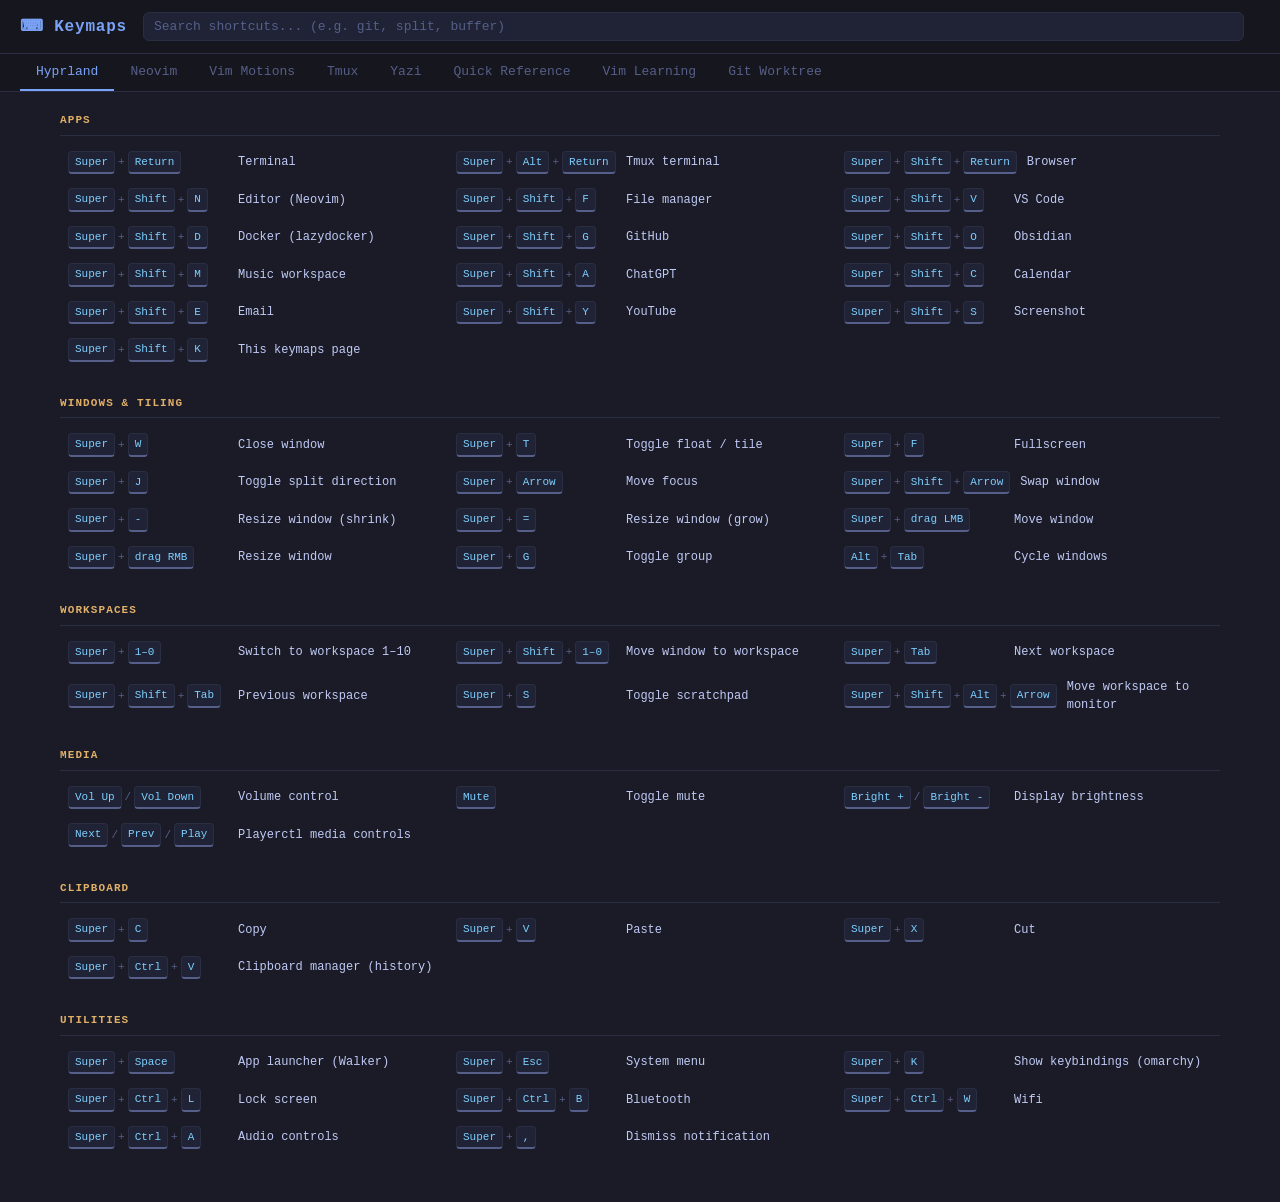
<file: config-home/.local/share/keymaps/index.html>
<!DOCTYPE html>
<html lang="en">
<head>
<meta charset="UTF-8">
<meta name="viewport" content="width=device-width, initial-scale=1.0">
<title>Keymaps Reference</title>
<style>
  :root {
    --bg: #1a1b26;
    --bg2: #16161e;
    --bg3: #1f2335;
    --border: #292e42;
    --fg: #c0caf5;
    --fg-dim: #565f89;
    --blue: #7aa2f7;
    --cyan: #7dcfff;
    --green: #9ece6a;
    --yellow: #e0af68;
    --orange: #ff9e64;
    --red: #f7768e;
    --purple: #bb9af7;
    --magenta: #bb9af7;
    --highlight: #2d3f6b;
  }

  * { box-sizing: border-box; margin: 0; padding: 0; }

  body {
    background: var(--bg);
    color: var(--fg);
    font-family: 'JetBrains Mono', 'Fira Code', 'Cascadia Code', monospace;
    font-size: 13px;
    line-height: 1.5;
    min-height: 100vh;
  }

  header {
    background: var(--bg2);
    border-bottom: 1px solid var(--border);
    padding: 12px 20px;
    position: sticky;
    top: 0;
    z-index: 100;
    display: flex;
    align-items: center;
    gap: 16px;
    flex-wrap: wrap;
  }

  header h1 {
    font-size: 16px;
    color: var(--blue);
    white-space: nowrap;
    letter-spacing: 0.05em;
  }

  #search {
    flex: 1;
    min-width: 200px;
    background: var(--bg3);
    border: 1px solid var(--border);
    border-radius: 6px;
    color: var(--fg);
    padding: 6px 10px;
    font-family: inherit;
    font-size: 13px;
    outline: none;
    transition: border-color 0.15s;
  }

  #search:focus { border-color: var(--blue); }
  #search::placeholder { color: var(--fg-dim); }

  #search-count {
    color: var(--fg-dim);
    font-size: 12px;
    white-space: nowrap;
  }

  nav {
    background: var(--bg2);
    border-bottom: 1px solid var(--border);
    padding: 0 20px;
    display: flex;
    gap: 0;
    overflow-x: auto;
  }

  .tab-btn {
    background: none;
    border: none;
    border-bottom: 2px solid transparent;
    color: var(--fg-dim);
    cursor: pointer;
    font-family: inherit;
    font-size: 13px;
    padding: 10px 16px;
    transition: color 0.15s, border-color 0.15s;
    white-space: nowrap;
  }

  .tab-btn:hover { color: var(--fg); }
  .tab-btn.active { color: var(--blue); border-bottom-color: var(--blue); }

  main { padding: 20px; max-width: 1200px; margin: 0 auto; }

  .tab-panel { display: none; }
  .tab-panel.active { display: block; }

  .section {
    margin-bottom: 28px;
  }

  .section-title {
    color: var(--yellow);
    font-size: 11px;
    font-weight: bold;
    letter-spacing: 0.1em;
    text-transform: uppercase;
    margin-bottom: 10px;
    padding-bottom: 6px;
    border-bottom: 1px solid var(--border);
  }

  .keymaps-grid {
    display: grid;
    grid-template-columns: repeat(auto-fill, minmax(380px, 1fr));
    gap: 4px;
  }

  .keymap-row {
    display: flex;
    align-items: center;
    gap: 10px;
    padding: 5px 8px;
    border-radius: 4px;
    transition: background 0.1s;
    cursor: pointer;
  }

  .keymap-row:hover { background: var(--bg3); }

  .keymap-row.hidden { display: none; }

  .keys {
    display: flex;
    align-items: center;
    gap: 3px;
    flex-shrink: 0;
    min-width: 160px;
  }

  kbd {
    background: var(--bg3);
    border: 1px solid var(--border);
    border-bottom: 2px solid var(--fg-dim);
    border-radius: 4px;
    color: var(--cyan);
    font-family: inherit;
    font-size: 11px;
    padding: 2px 6px;
    white-space: nowrap;
    transition: background 0.1s;
    user-select: none;
  }

  .keymap-row:hover kbd { background: var(--highlight); }

  .sep {
    color: var(--fg-dim);
    font-size: 11px;
  }

  .desc {
    color: var(--fg);
    flex: 1;
    font-size: 12px;
  }

  .desc em {
    color: var(--fg-dim);
    font-style: normal;
    font-size: 11px;
  }

  .copied-toast {
    position: fixed;
    bottom: 20px;
    right: 20px;
    background: var(--green);
    color: var(--bg);
    padding: 8px 14px;
    border-radius: 6px;
    font-size: 12px;
    opacity: 0;
    transition: opacity 0.2s;
    pointer-events: none;
    z-index: 999;
  }

  .copied-toast.show { opacity: 1; }

  mark {
    background: var(--yellow);
    color: var(--bg);
    border-radius: 2px;
    padding: 0 1px;
  }

  .no-results {
    color: var(--fg-dim);
    text-align: center;
    padding: 40px;
    display: none;
  }

  .no-results.show { display: block; }

  .leader-note {
    background: var(--bg3);
    border: 1px solid var(--border);
    border-left: 3px solid var(--purple);
    border-radius: 4px;
    color: var(--fg-dim);
    font-size: 12px;
    margin-bottom: 16px;
    padding: 8px 12px;
  }

  .leader-note strong { color: var(--purple); }

  @media (max-width: 600px) {
    .keymaps-grid { grid-template-columns: 1fr; }
    .keys { min-width: 120px; }
  }
</style>
</head>
<body>

<header>
  <h1>⌨ Keymaps</h1>
  <input type="search" id="search" placeholder="Search shortcuts... (e.g. git, split, buffer)" autocomplete="off" spellcheck="false">
  <span id="search-count"></span>
</header>

<nav>
  <button class="tab-btn active" data-tab="hyprland">Hyprland</button>
  <button class="tab-btn" data-tab="neovim">Neovim</button>
  <button class="tab-btn" data-tab="vimmotions">Vim Motions</button>
  <button class="tab-btn" data-tab="tmux">Tmux</button>
  <button class="tab-btn" data-tab="yazi">Yazi</button>
  <button class="tab-btn" data-tab="quick">Quick Reference</button>
  <button class="tab-btn" data-tab="vimlearn">Vim Learning</button>
  <button class="tab-btn" data-tab="gitworktree">Git Worktree</button>
</nav>

<main>

<!-- HYPRLAND TAB -->
<div class="tab-panel active" id="tab-hyprland">

  <div class="section">
    <div class="section-title">Apps</div>
    <div class="keymaps-grid">
      <div class="keymap-row" data-keys="Super Return"><div class="keys"><kbd>Super</kbd><span class="sep">+</span><kbd>Return</kbd></div><div class="desc">Terminal</div></div>
      <div class="keymap-row" data-keys="Super Alt Return"><div class="keys"><kbd>Super</kbd><span class="sep">+</span><kbd>Alt</kbd><span class="sep">+</span><kbd>Return</kbd></div><div class="desc">Tmux terminal</div></div>
      <div class="keymap-row" data-keys="Super Shift Return"><div class="keys"><kbd>Super</kbd><span class="sep">+</span><kbd>Shift</kbd><span class="sep">+</span><kbd>Return</kbd></div><div class="desc">Browser</div></div>
      <div class="keymap-row" data-keys="Super Shift N"><div class="keys"><kbd>Super</kbd><span class="sep">+</span><kbd>Shift</kbd><span class="sep">+</span><kbd>N</kbd></div><div class="desc">Editor (Neovim)</div></div>
      <div class="keymap-row" data-keys="Super Shift F"><div class="keys"><kbd>Super</kbd><span class="sep">+</span><kbd>Shift</kbd><span class="sep">+</span><kbd>F</kbd></div><div class="desc">File manager</div></div>
      <div class="keymap-row" data-keys="Super Shift V"><div class="keys"><kbd>Super</kbd><span class="sep">+</span><kbd>Shift</kbd><span class="sep">+</span><kbd>V</kbd></div><div class="desc">VS Code</div></div>
      <div class="keymap-row" data-keys="Super Shift D"><div class="keys"><kbd>Super</kbd><span class="sep">+</span><kbd>Shift</kbd><span class="sep">+</span><kbd>D</kbd></div><div class="desc">Docker (lazydocker)</div></div>
      <div class="keymap-row" data-keys="Super Shift G"><div class="keys"><kbd>Super</kbd><span class="sep">+</span><kbd>Shift</kbd><span class="sep">+</span><kbd>G</kbd></div><div class="desc">GitHub</div></div>
      <div class="keymap-row" data-keys="Super Shift O"><div class="keys"><kbd>Super</kbd><span class="sep">+</span><kbd>Shift</kbd><span class="sep">+</span><kbd>O</kbd></div><div class="desc">Obsidian</div></div>
      <div class="keymap-row" data-keys="Super Shift M"><div class="keys"><kbd>Super</kbd><span class="sep">+</span><kbd>Shift</kbd><span class="sep">+</span><kbd>M</kbd></div><div class="desc">Music workspace</div></div>
      <div class="keymap-row" data-keys="Super Shift A"><div class="keys"><kbd>Super</kbd><span class="sep">+</span><kbd>Shift</kbd><span class="sep">+</span><kbd>A</kbd></div><div class="desc">ChatGPT</div></div>
      <div class="keymap-row" data-keys="Super Shift C"><div class="keys"><kbd>Super</kbd><span class="sep">+</span><kbd>Shift</kbd><span class="sep">+</span><kbd>C</kbd></div><div class="desc">Calendar</div></div>
      <div class="keymap-row" data-keys="Super Shift E"><div class="keys"><kbd>Super</kbd><span class="sep">+</span><kbd>Shift</kbd><span class="sep">+</span><kbd>E</kbd></div><div class="desc">Email</div></div>
      <div class="keymap-row" data-keys="Super Shift Y"><div class="keys"><kbd>Super</kbd><span class="sep">+</span><kbd>Shift</kbd><span class="sep">+</span><kbd>Y</kbd></div><div class="desc">YouTube</div></div>
      <div class="keymap-row" data-keys="Super Shift S"><div class="keys"><kbd>Super</kbd><span class="sep">+</span><kbd>Shift</kbd><span class="sep">+</span><kbd>S</kbd></div><div class="desc">Screenshot</div></div>
      <div class="keymap-row" data-keys="Super Shift K"><div class="keys"><kbd>Super</kbd><span class="sep">+</span><kbd>Shift</kbd><span class="sep">+</span><kbd>K</kbd></div><div class="desc">This keymaps page</div></div>
    </div>
  </div>

  <div class="section">
    <div class="section-title">Windows &amp; Tiling</div>
    <div class="keymaps-grid">
      <div class="keymap-row" data-keys="Super W"><div class="keys"><kbd>Super</kbd><span class="sep">+</span><kbd>W</kbd></div><div class="desc">Close window</div></div>
      <div class="keymap-row" data-keys="Super T"><div class="keys"><kbd>Super</kbd><span class="sep">+</span><kbd>T</kbd></div><div class="desc">Toggle float / tile</div></div>
      <div class="keymap-row" data-keys="Super F"><div class="keys"><kbd>Super</kbd><span class="sep">+</span><kbd>F</kbd></div><div class="desc">Fullscreen</div></div>
      <div class="keymap-row" data-keys="Super J"><div class="keys"><kbd>Super</kbd><span class="sep">+</span><kbd>J</kbd></div><div class="desc">Toggle split direction</div></div>
      <div class="keymap-row" data-keys="Super Arrow"><div class="keys"><kbd>Super</kbd><span class="sep">+</span><kbd>Arrow</kbd></div><div class="desc">Move focus</div></div>
      <div class="keymap-row" data-keys="Super Shift Arrow"><div class="keys"><kbd>Super</kbd><span class="sep">+</span><kbd>Shift</kbd><span class="sep">+</span><kbd>Arrow</kbd></div><div class="desc">Swap window</div></div>
      <div class="keymap-row" data-keys="Super minus"><div class="keys"><kbd>Super</kbd><span class="sep">+</span><kbd>-</kbd></div><div class="desc">Resize window (shrink)</div></div>
      <div class="keymap-row" data-keys="Super equals"><div class="keys"><kbd>Super</kbd><span class="sep">+</span><kbd>=</kbd></div><div class="desc">Resize window (grow)</div></div>
      <div class="keymap-row" data-keys="Super drag LMB"><div class="keys"><kbd>Super</kbd><span class="sep">+</span><kbd>drag LMB</kbd></div><div class="desc">Move window</div></div>
      <div class="keymap-row" data-keys="Super drag RMB"><div class="keys"><kbd>Super</kbd><span class="sep">+</span><kbd>drag RMB</kbd></div><div class="desc">Resize window</div></div>
      <div class="keymap-row" data-keys="Super G"><div class="keys"><kbd>Super</kbd><span class="sep">+</span><kbd>G</kbd></div><div class="desc">Toggle group</div></div>
      <div class="keymap-row" data-keys="Alt Tab"><div class="keys"><kbd>Alt</kbd><span class="sep">+</span><kbd>Tab</kbd></div><div class="desc">Cycle windows</div></div>
    </div>
  </div>

  <div class="section">
    <div class="section-title">Workspaces</div>
    <div class="keymaps-grid">
      <div class="keymap-row" data-keys="Super 1-0"><div class="keys"><kbd>Super</kbd><span class="sep">+</span><kbd>1–0</kbd></div><div class="desc">Switch to workspace 1–10</div></div>
      <div class="keymap-row" data-keys="Super Shift 1-0"><div class="keys"><kbd>Super</kbd><span class="sep">+</span><kbd>Shift</kbd><span class="sep">+</span><kbd>1–0</kbd></div><div class="desc">Move window to workspace</div></div>
      <div class="keymap-row" data-keys="Super Tab"><div class="keys"><kbd>Super</kbd><span class="sep">+</span><kbd>Tab</kbd></div><div class="desc">Next workspace</div></div>
      <div class="keymap-row" data-keys="Super Shift Tab"><div class="keys"><kbd>Super</kbd><span class="sep">+</span><kbd>Shift</kbd><span class="sep">+</span><kbd>Tab</kbd></div><div class="desc">Previous workspace</div></div>
      <div class="keymap-row" data-keys="Super S"><div class="keys"><kbd>Super</kbd><span class="sep">+</span><kbd>S</kbd></div><div class="desc">Toggle scratchpad</div></div>
      <div class="keymap-row" data-keys="Super Shift Alt Arrow"><div class="keys"><kbd>Super</kbd><span class="sep">+</span><kbd>Shift</kbd><span class="sep">+</span><kbd>Alt</kbd><span class="sep">+</span><kbd>Arrow</kbd></div><div class="desc">Move workspace to monitor</div></div>
    </div>
  </div>

  <div class="section">
    <div class="section-title">Media</div>
    <div class="keymaps-grid">
      <div class="keymap-row" data-keys="Volume Up Down"><div class="keys"><kbd>Vol Up</kbd><span class="sep">/</span><kbd>Vol Down</kbd></div><div class="desc">Volume control</div></div>
      <div class="keymap-row" data-keys="Mute"><div class="keys"><kbd>Mute</kbd></div><div class="desc">Toggle mute</div></div>
      <div class="keymap-row" data-keys="Brightness Up Down"><div class="keys"><kbd>Bright +</kbd><span class="sep">/</span><kbd>Bright -</kbd></div><div class="desc">Display brightness</div></div>
      <div class="keymap-row" data-keys="Media Next Prev Play"><div class="keys"><kbd>Next</kbd><span class="sep">/</span><kbd>Prev</kbd><span class="sep">/</span><kbd>Play</kbd></div><div class="desc">Playerctl media controls</div></div>
    </div>
  </div>

  <div class="section">
    <div class="section-title">Clipboard</div>
    <div class="keymaps-grid">
      <div class="keymap-row" data-keys="Super C copy"><div class="keys"><kbd>Super</kbd><span class="sep">+</span><kbd>C</kbd></div><div class="desc">Copy</div></div>
      <div class="keymap-row" data-keys="Super V paste"><div class="keys"><kbd>Super</kbd><span class="sep">+</span><kbd>V</kbd></div><div class="desc">Paste</div></div>
      <div class="keymap-row" data-keys="Super X cut"><div class="keys"><kbd>Super</kbd><span class="sep">+</span><kbd>X</kbd></div><div class="desc">Cut</div></div>
      <div class="keymap-row" data-keys="Super Ctrl V clipboard"><div class="keys"><kbd>Super</kbd><span class="sep">+</span><kbd>Ctrl</kbd><span class="sep">+</span><kbd>V</kbd></div><div class="desc">Clipboard manager (history)</div></div>
    </div>
  </div>

  <div class="section">
    <div class="section-title">Utilities</div>
    <div class="keymaps-grid">
      <div class="keymap-row" data-keys="Super Space launcher"><div class="keys"><kbd>Super</kbd><span class="sep">+</span><kbd>Space</kbd></div><div class="desc">App launcher (Walker)</div></div>
      <div class="keymap-row" data-keys="Super Escape system"><div class="keys"><kbd>Super</kbd><span class="sep">+</span><kbd>Esc</kbd></div><div class="desc">System menu</div></div>
      <div class="keymap-row" data-keys="Super K keybindings"><div class="keys"><kbd>Super</kbd><span class="sep">+</span><kbd>K</kbd></div><div class="desc">Show keybindings (omarchy)</div></div>
      <div class="keymap-row" data-keys="Super Ctrl L lock screen"><div class="keys"><kbd>Super</kbd><span class="sep">+</span><kbd>Ctrl</kbd><span class="sep">+</span><kbd>L</kbd></div><div class="desc">Lock screen</div></div>
      <div class="keymap-row" data-keys="Super Ctrl B bluetooth"><div class="keys"><kbd>Super</kbd><span class="sep">+</span><kbd>Ctrl</kbd><span class="sep">+</span><kbd>B</kbd></div><div class="desc">Bluetooth</div></div>
      <div class="keymap-row" data-keys="Super Ctrl W wifi"><div class="keys"><kbd>Super</kbd><span class="sep">+</span><kbd>Ctrl</kbd><span class="sep">+</span><kbd>W</kbd></div><div class="desc">Wifi</div></div>
      <div class="keymap-row" data-keys="Super Ctrl A audio"><div class="keys"><kbd>Super</kbd><span class="sep">+</span><kbd>Ctrl</kbd><span class="sep">+</span><kbd>A</kbd></div><div class="desc">Audio controls</div></div>
      <div class="keymap-row" data-keys="Super Comma notification dismiss"><div class="keys"><kbd>Super</kbd><span class="sep">+</span><kbd>,</kbd></div><div class="desc">Dismiss notification</div></div>
    </div>
  </div>

</div>

<!-- NEOVIM TAB -->
<div class="tab-panel" id="tab-neovim">

  <div class="leader-note">
    <strong>Leader = Space</strong> — press <kbd>Space</kbd> then the next key(s). &nbsp;|&nbsp;
    <strong>Custom escape:</strong> type <kbd>j</kbd><kbd>j</kbd> or <kbd>j</kbd><kbd>k</kbd> in insert mode to return to normal mode.
  </div>

  <div class="section">
    <div class="section-title">Modes &amp; Escape (beginner essentials)</div>
    <div class="keymaps-grid">
      <div class="keymap-row" data-keys="i insert mode"><div class="keys"><kbd>i</kbd></div><div class="desc">Enter insert mode <em>(type text)</em></div></div>
      <div class="keymap-row" data-keys="Esc jj jk normal mode escape"><div class="keys"><kbd>Esc</kbd><span class="sep">/</span><kbd>jj</kbd><span class="sep">/</span><kbd>jk</kbd></div><div class="desc">Back to normal mode</div></div>
      <div class="keymap-row" data-keys="v visual"><div class="keys"><kbd>v</kbd></div><div class="desc">Visual mode <em>(select chars)</em></div></div>
      <div class="keymap-row" data-keys="V visual line"><div class="keys"><kbd>V</kbd></div><div class="desc">Visual line mode <em>(select lines)</em></div></div>
      <div class="keymap-row" data-keys=": command"><div class="keys"><kbd>:</kbd></div><div class="desc">Command mode</div></div>
      <div class="keymap-row" data-keys="hjkl navigation"><div class="keys"><kbd>h</kbd><span class="sep">/</span><kbd>j</kbd><span class="sep">/</span><kbd>k</kbd><span class="sep">/</span><kbd>l</kbd></div><div class="desc">Left / Down / Up / Right</div></div>
      <div class="keymap-row" data-keys="Ctrl h j k l windows splits move"><div class="keys"><kbd>Ctrl</kbd><span class="sep">+</span><kbd>h/j/k/l</kbd></div><div class="desc">Move between splits/windows</div></div>
      <div class="keymap-row" data-keys="Alt j k move line"><div class="keys"><kbd>Alt</kbd><span class="sep">+</span><kbd>j</kbd><span class="sep">/</span><kbd>k</kbd></div><div class="desc">Move current line down / up</div></div>
      <div class="keymap-row" data-keys="Ctrl s save"><div class="keys"><kbd>Ctrl</kbd><span class="sep">+</span><kbd>S</kbd></div><div class="desc">Save file</div></div>
    </div>
  </div>

  <div class="section">
    <div class="section-title">Files &amp; Buffers</div>
    <div class="keymaps-grid">
      <div class="keymap-row" data-keys="Leader Space find files"><div class="keys"><kbd>Spc</kbd><span class="sep">+</span><kbd>Space</kbd></div><div class="desc">Find files (smart)</div></div>
      <div class="keymap-row" data-keys="Leader ff find files"><div class="keys"><kbd>Spc</kbd><span class="sep">+</span><kbd>f</kbd><span class="sep">+</span><kbd>f</kbd></div><div class="desc">Find files (project root)</div></div>
      <div class="keymap-row" data-keys="Leader fF find files cwd"><div class="keys"><kbd>Spc</kbd><span class="sep">+</span><kbd>f</kbd><span class="sep">+</span><kbd>F</kbd></div><div class="desc">Find files (current dir)</div></div>
      <div class="keymap-row" data-keys="Leader fr recent files"><div class="keys"><kbd>Spc</kbd><span class="sep">+</span><kbd>f</kbd><span class="sep">+</span><kbd>r</kbd></div><div class="desc">Recent files</div></div>
      <div class="keymap-row" data-keys="Leader fn new file"><div class="keys"><kbd>Spc</kbd><span class="sep">+</span><kbd>f</kbd><span class="sep">+</span><kbd>n</kbd></div><div class="desc">New file</div></div>
      <div class="keymap-row" data-keys="Leader fe explorer neotree"><div class="keys"><kbd>Spc</kbd><span class="sep">+</span><kbd>f</kbd><span class="sep">+</span><kbd>e</kbd></div><div class="desc">File explorer (NeoTree, root)</div></div>
      <div class="keymap-row" data-keys="Leader fE explorer neotree cwd"><div class="keys"><kbd>Spc</kbd><span class="sep">+</span><kbd>f</kbd><span class="sep">+</span><kbd>E</kbd></div><div class="desc">File explorer (current dir)</div></div>
      <div class="keymap-row" data-keys="Leader fy yazi file"><div class="keys"><kbd>Spc</kbd><span class="sep">+</span><kbd>f</kbd><span class="sep">+</span><kbd>y</kbd></div><div class="desc">Yazi (at current file)</div></div>
      <div class="keymap-row" data-keys="Leader fY yazi cwd"><div class="keys"><kbd>Spc</kbd><span class="sep">+</span><kbd>f</kbd><span class="sep">+</span><kbd>Y</kbd></div><div class="desc">Yazi (current dir)</div></div>
      <div class="keymap-row" data-keys="Leader fm mini files"><div class="keys"><kbd>Spc</kbd><span class="sep">+</span><kbd>f</kbd><span class="sep">+</span><kbd>m</kbd></div><div class="desc">Mini.files explorer</div></div>
      <div class="keymap-row" data-keys="Leader fp project picker"><div class="keys"><kbd>Spc</kbd><span class="sep">+</span><kbd>f</kbd><span class="sep">+</span><kbd>p</kbd></div><div class="desc">Project picker</div></div>
      <div class="keymap-row" data-keys="Shift H prev buffer"><div class="keys"><kbd>Shift</kbd><span class="sep">+</span><kbd>H</kbd></div><div class="desc">Previous buffer (open file)</div></div>
      <div class="keymap-row" data-keys="Shift L next buffer"><div class="keys"><kbd>Shift</kbd><span class="sep">+</span><kbd>L</kbd></div><div class="desc">Next buffer</div></div>
      <div class="keymap-row" data-keys="Leader , buffers pick"><div class="keys"><kbd>Spc</kbd><span class="sep">+</span><kbd>,</kbd></div><div class="desc">Pick from open buffers</div></div>
      <div class="keymap-row" data-keys="Leader bb buffer last switch"><div class="keys"><kbd>Spc</kbd><span class="sep">+</span><kbd>b</kbd><span class="sep">+</span><kbd>b</kbd></div><div class="desc">Switch to last buffer</div></div>
      <div class="keymap-row" data-keys="Leader bd buffer delete close"><div class="keys"><kbd>Spc</kbd><span class="sep">+</span><kbd>b</kbd><span class="sep">+</span><kbd>d</kbd></div><div class="desc">Close buffer</div></div>
      <div class="keymap-row" data-keys="Leader bo buffer close others"><div class="keys"><kbd>Spc</kbd><span class="sep">+</span><kbd>b</kbd><span class="sep">+</span><kbd>o</kbd></div><div class="desc">Close other buffers</div></div>
    </div>
  </div>

  <div class="section">
    <div class="section-title">Search</div>
    <div class="keymaps-grid">
      <div class="keymap-row" data-keys="Leader / grep search project"><div class="keys"><kbd>Spc</kbd><span class="sep">+</span><kbd>/</kbd></div><div class="desc">Grep in project</div></div>
      <div class="keymap-row" data-keys="Leader sg grep root"><div class="keys"><kbd>Spc</kbd><span class="sep">+</span><kbd>s</kbd><span class="sep">+</span><kbd>g</kbd></div><div class="desc">Grep (project root)</div></div>
      <div class="keymap-row" data-keys="Leader sw search word cursor"><div class="keys"><kbd>Spc</kbd><span class="sep">+</span><kbd>s</kbd><span class="sep">+</span><kbd>w</kbd></div><div class="desc">Search word under cursor</div></div>
      <div class="keymap-row" data-keys="Leader sb search buffer"><div class="keys"><kbd>Spc</kbd><span class="sep">+</span><kbd>s</kbd><span class="sep">+</span><kbd>b</kbd></div><div class="desc">Search in current buffer</div></div>
      <div class="keymap-row" data-keys="Leader sh search help"><div class="keys"><kbd>Spc</kbd><span class="sep">+</span><kbd>s</kbd><span class="sep">+</span><kbd>h</kbd></div><div class="desc">Search help pages</div></div>
      <div class="keymap-row" data-keys="Leader sk search keymaps"><div class="keys"><kbd>Spc</kbd><span class="sep">+</span><kbd>s</kbd><span class="sep">+</span><kbd>k</kbd></div><div class="desc">Search keymaps</div></div>
      <div class="keymap-row" data-keys="Leader sd search diagnostics"><div class="keys"><kbd>Spc</kbd><span class="sep">+</span><kbd>s</kbd><span class="sep">+</span><kbd>d</kbd></div><div class="desc">Search diagnostics</div></div>
      <div class="keymap-row" data-keys="Leader sr search replace"><div class="keys"><kbd>Spc</kbd><span class="sep">+</span><kbd>s</kbd><span class="sep">+</span><kbd>r</kbd></div><div class="desc">Search &amp; replace</div></div>
      <div class="keymap-row" data-keys="Leader sR search resume last"><div class="keys"><kbd>Spc</kbd><span class="sep">+</span><kbd>s</kbd><span class="sep">+</span><kbd>R</kbd></div><div class="desc">Resume last search</div></div>
      <div class="keymap-row" data-keys="s flash jump"><div class="keys"><kbd>s</kbd></div><div class="desc">Flash jump — type letters to jump anywhere</div></div>
    </div>
  </div>

  <div class="section">
    <div class="section-title">Git</div>
    <div class="keymaps-grid">
      <div class="keymap-row" data-keys="Leader gg lazygit git"><div class="keys"><kbd>Spc</kbd><span class="sep">+</span><kbd>g</kbd><span class="sep">+</span><kbd>g</kbd></div><div class="desc">LazyGit</div></div>
      <div class="keymap-row" data-keys="Leader gb git blame"><div class="keys"><kbd>Spc</kbd><span class="sep">+</span><kbd>g</kbd><span class="sep">+</span><kbd>b</kbd></div><div class="desc">Git blame (current line)</div></div>
      <div class="keymap-row" data-keys="Leader gd git diff"><div class="keys"><kbd>Spc</kbd><span class="sep">+</span><kbd>g</kbd><span class="sep">+</span><kbd>d</kbd></div><div class="desc">Git diff hunks</div></div>
      <div class="keymap-row" data-keys="Leader gs git status"><div class="keys"><kbd>Spc</kbd><span class="sep">+</span><kbd>g</kbd><span class="sep">+</span><kbd>s</kbd></div><div class="desc">Git status</div></div>
      <div class="keymap-row" data-keys="Leader gf git file history"><div class="keys"><kbd>Spc</kbd><span class="sep">+</span><kbd>g</kbd><span class="sep">+</span><kbd>f</kbd></div><div class="desc">File history</div></div>
      <div class="keymap-row" data-keys="Leader gl git log"><div class="keys"><kbd>Spc</kbd><span class="sep">+</span><kbd>g</kbd><span class="sep">+</span><kbd>l</kbd></div><div class="desc">Git log</div></div>
    </div>
  </div>

  <div class="section">
    <div class="section-title">LSP &amp; Code</div>
    <div class="keymaps-grid">
      <div class="keymap-row" data-keys="gd go to definition lsp"><div class="keys"><kbd>g</kbd><span class="sep">+</span><kbd>d</kbd></div><div class="desc">Go to definition</div></div>
      <div class="keymap-row" data-keys="gr references lsp"><div class="keys"><kbd>g</kbd><span class="sep">+</span><kbd>r</kbd></div><div class="desc">Show references</div></div>
      <div class="keymap-row" data-keys="gI implementation lsp"><div class="keys"><kbd>g</kbd><span class="sep">+</span><kbd>I</kbd></div><div class="desc">Go to implementation</div></div>
      <div class="keymap-row" data-keys="gy type definition lsp"><div class="keys"><kbd>g</kbd><span class="sep">+</span><kbd>y</kbd></div><div class="desc">Go to type definition</div></div>
      <div class="keymap-row" data-keys="K hover docs lsp"><div class="keys"><kbd>K</kbd></div><div class="desc">Hover docs</div></div>
      <div class="keymap-row" data-keys="gK signature help lsp"><div class="keys"><kbd>g</kbd><span class="sep">+</span><kbd>K</kbd></div><div class="desc">Signature help</div></div>
      <div class="keymap-row" data-keys="Leader ca code action lsp"><div class="keys"><kbd>Spc</kbd><span class="sep">+</span><kbd>c</kbd><span class="sep">+</span><kbd>a</kbd></div><div class="desc">Code action</div></div>
      <div class="keymap-row" data-keys="Leader cr rename symbol lsp"><div class="keys"><kbd>Spc</kbd><span class="sep">+</span><kbd>c</kbd><span class="sep">+</span><kbd>r</kbd></div><div class="desc">Rename symbol</div></div>
      <div class="keymap-row" data-keys="Leader cf format code lsp"><div class="keys"><kbd>Spc</kbd><span class="sep">+</span><kbd>c</kbd><span class="sep">+</span><kbd>f</kbd></div><div class="desc">Format code</div></div>
      <div class="keymap-row" data-keys="Leader cd diagnostics line"><div class="keys"><kbd>Spc</kbd><span class="sep">+</span><kbd>c</kbd><span class="sep">+</span><kbd>d</kbd></div><div class="desc">Line diagnostics</div></div>
      <div class="keymap-row" data-keys="]d [d next prev diagnostic"><div class="keys"><kbd>]d</kbd><span class="sep">/</span><kbd>[d</kbd></div><div class="desc">Next / prev diagnostic</div></div>
      <div class="keymap-row" data-keys="]e [e next prev error"><div class="keys"><kbd>]e</kbd><span class="sep">/</span><kbd>[e</kbd></div><div class="desc">Next / prev error</div></div>
      <div class="keymap-row" data-keys="Leader cl lsp info"><div class="keys"><kbd>Spc</kbd><span class="sep">+</span><kbd>c</kbd><span class="sep">+</span><kbd>l</kbd></div><div class="desc">LSP info</div></div>
      <div class="keymap-row" data-keys="Leader cm mason install lsp"><div class="keys"><kbd>Spc</kbd><span class="sep">+</span><kbd>c</kbd><span class="sep">+</span><kbd>m</kbd></div><div class="desc">Mason (install LSPs)</div></div>
      <div class="keymap-row" data-keys="Leader co organize imports"><div class="keys"><kbd>Spc</kbd><span class="sep">+</span><kbd>c</kbd><span class="sep">+</span><kbd>o</kbd></div><div class="desc">Organize imports</div></div>
    </div>
  </div>

  <div class="section">
    <div class="section-title">Windows &amp; Splits</div>
    <div class="keymaps-grid">
      <div class="keymap-row" data-keys="Leader - split below"><div class="keys"><kbd>Spc</kbd><span class="sep">+</span><kbd>-</kbd></div><div class="desc">Split below</div></div>
      <div class="keymap-row" data-keys="Leader | split right"><div class="keys"><kbd>Spc</kbd><span class="sep">+</span><kbd>|</kbd></div><div class="desc">Split right</div></div>
      <div class="keymap-row" data-keys="Leader wd window delete close"><div class="keys"><kbd>Spc</kbd><span class="sep">+</span><kbd>w</kbd><span class="sep">+</span><kbd>d</kbd></div><div class="desc">Close window</div></div>
      <div class="keymap-row" data-keys="Leader wm window maximize zoom"><div class="keys"><kbd>Spc</kbd><span class="sep">+</span><kbd>w</kbd><span class="sep">+</span><kbd>m</kbd></div><div class="desc">Zoom / maximize window</div></div>
      <div class="keymap-row" data-keys="Ctrl Up Down Left Right resize window"><div class="keys"><kbd>Ctrl</kbd><span class="sep">+</span><kbd>Arrows</kbd></div><div class="desc">Resize windows</div></div>
    </div>
  </div>

  <div class="section">
    <div class="section-title">Harpoon — Quick File Nav</div>
    <div class="keymaps-grid">
      <div class="keymap-row" data-keys="Leader H harpoon mark file"><div class="keys"><kbd>Spc</kbd><span class="sep">+</span><kbd>H</kbd></div><div class="desc">Mark current file</div></div>
      <div class="keymap-row" data-keys="Leader h harpoon menu"><div class="keys"><kbd>Spc</kbd><span class="sep">+</span><kbd>h</kbd></div><div class="desc">Harpoon menu</div></div>
      <div class="keymap-row" data-keys="Leader 1-9 harpoon jump"><div class="keys"><kbd>Spc</kbd><span class="sep">+</span><kbd>1–9</kbd></div><div class="desc">Jump to harpoon file 1–9</div></div>
    </div>
  </div>

  <div class="section">
    <div class="section-title">Surround (mini.surround)</div>
    <div class="keymaps-grid">
      <div class="keymap-row" data-keys="sa add surround"><div class="keys"><kbd>s</kbd><span class="sep">+</span><kbd>a</kbd></div><div class="desc">Add surround <em>(e.g. saW" wraps word in quotes)</em></div></div>
      <div class="keymap-row" data-keys="sd delete surround"><div class="keys"><kbd>s</kbd><span class="sep">+</span><kbd>d</kbd></div><div class="desc">Delete surround</div></div>
      <div class="keymap-row" data-keys="sr replace surround"><div class="keys"><kbd>s</kbd><span class="sep">+</span><kbd>r</kbd></div><div class="desc">Replace surround</div></div>
      <div class="keymap-row" data-keys="gsf gsF find surrounding"><div class="keys"><kbd>g</kbd><span class="sep">+</span><kbd>sf</kbd><span class="sep">/</span><kbd>sF</kbd></div><div class="desc">Find surrounding (next/prev)</div></div>
      <div class="keymap-row" data-keys="gsh highlight surrounding"><div class="keys"><kbd>g</kbd><span class="sep">+</span><kbd>sh</kbd></div><div class="desc">Highlight surrounding</div></div>
    </div>
  </div>

  <div class="section">
    <div class="section-title">OpenCode — AI</div>
    <div class="keymaps-grid">
      <div class="keymap-row" data-keys="Leader ot toggle ai panel opencode"><div class="keys"><kbd>Spc</kbd><span class="sep">+</span><kbd>o</kbd><span class="sep">+</span><kbd>t</kbd></div><div class="desc">Toggle AI panel</div></div>
      <div class="keymap-row" data-keys="Leader oa ask code ai opencode"><div class="keys"><kbd>Spc</kbd><span class="sep">+</span><kbd>o</kbd><span class="sep">+</span><kbd>a</kbd></div><div class="desc">Ask about code</div></div>
      <div class="keymap-row" data-keys="Leader oe explain code ai opencode"><div class="keys"><kbd>Spc</kbd><span class="sep">+</span><kbd>o</kbd><span class="sep">+</span><kbd>e</kbd></div><div class="desc">Explain code</div></div>
      <div class="keymap-row" data-keys="Leader on new session ai opencode"><div class="keys"><kbd>Spc</kbd><span class="sep">+</span><kbd>o</kbd><span class="sep">+</span><kbd>n</kbd></div><div class="desc">New AI session</div></div>
      <div class="keymap-row" data-keys="Leader os select prompt ai opencode"><div class="keys"><kbd>Spc</kbd><span class="sep">+</span><kbd>o</kbd><span class="sep">+</span><kbd>s</kbd></div><div class="desc">Select prompt</div></div>
    </div>
  </div>

  <div class="section">
    <div class="section-title">Debugging (DAP)</div>
    <div class="keymaps-grid">
      <div class="keymap-row" data-keys="Leader db breakpoint debug"><div class="keys"><kbd>Spc</kbd><span class="sep">+</span><kbd>d</kbd><span class="sep">+</span><kbd>b</kbd></div><div class="desc">Toggle breakpoint</div></div>
      <div class="keymap-row" data-keys="Leader dc continue debug run"><div class="keys"><kbd>Spc</kbd><span class="sep">+</span><kbd>d</kbd><span class="sep">+</span><kbd>c</kbd></div><div class="desc">Run / continue</div></div>
      <div class="keymap-row" data-keys="Leader di step into debug"><div class="keys"><kbd>Spc</kbd><span class="sep">+</span><kbd>d</kbd><span class="sep">+</span><kbd>i</kbd></div><div class="desc">Step into</div></div>
      <div class="keymap-row" data-keys="Leader do step out debug"><div class="keys"><kbd>Spc</kbd><span class="sep">+</span><kbd>d</kbd><span class="sep">+</span><kbd>o</kbd></div><div class="desc">Step out</div></div>
      <div class="keymap-row" data-keys="Leader dO step over debug"><div class="keys"><kbd>Spc</kbd><span class="sep">+</span><kbd>d</kbd><span class="sep">+</span><kbd>O</kbd></div><div class="desc">Step over</div></div>
      <div class="keymap-row" data-keys="Leader dt terminate debug"><div class="keys"><kbd>Spc</kbd><span class="sep">+</span><kbd>d</kbd><span class="sep">+</span><kbd>t</kbd></div><div class="desc">Terminate</div></div>
      <div class="keymap-row" data-keys="Leader du dap ui debug"><div class="keys"><kbd>Spc</kbd><span class="sep">+</span><kbd>d</kbd><span class="sep">+</span><kbd>u</kbd></div><div class="desc">DAP UI toggle</div></div>
    </div>
  </div>

  <div class="section">
    <div class="section-title">UI Toggles (Leader+u)</div>
    <div class="keymaps-grid">
      <div class="keymap-row" data-keys="Leader uf format auto toggle"><div class="keys"><kbd>Spc</kbd><span class="sep">+</span><kbd>u</kbd><span class="sep">+</span><kbd>f</kbd></div><div class="desc">Toggle auto-format</div></div>
      <div class="keymap-row" data-keys="Leader us spell check toggle"><div class="keys"><kbd>Spc</kbd><span class="sep">+</span><kbd>u</kbd><span class="sep">+</span><kbd>s</kbd></div><div class="desc">Toggle spell check</div></div>
      <div class="keymap-row" data-keys="Leader uw word wrap toggle"><div class="keys"><kbd>Spc</kbd><span class="sep">+</span><kbd>u</kbd><span class="sep">+</span><kbd>w</kbd></div><div class="desc">Toggle line wrap</div></div>
      <div class="keymap-row" data-keys="Leader ul line numbers toggle"><div class="keys"><kbd>Spc</kbd><span class="sep">+</span><kbd>u</kbd><span class="sep">+</span><kbd>l</kbd></div><div class="desc">Toggle line numbers</div></div>
      <div class="keymap-row" data-keys="Leader uL relative numbers toggle"><div class="keys"><kbd>Spc</kbd><span class="sep">+</span><kbd>u</kbd><span class="sep">+</span><kbd>L</kbd></div><div class="desc">Toggle relative numbers</div></div>
      <div class="keymap-row" data-keys="Leader ud diagnostics toggle"><div class="keys"><kbd>Spc</kbd><span class="sep">+</span><kbd>u</kbd><span class="sep">+</span><kbd>d</kbd></div><div class="desc">Toggle diagnostics</div></div>
      <div class="keymap-row" data-keys="Leader uh inlay hints toggle"><div class="keys"><kbd>Spc</kbd><span class="sep">+</span><kbd>u</kbd><span class="sep">+</span><kbd>h</kbd></div><div class="desc">Toggle inlay hints</div></div>
      <div class="keymap-row" data-keys="Leader uC colorscheme theme pick"><div class="keys"><kbd>Spc</kbd><span class="sep">+</span><kbd>u</kbd><span class="sep">+</span><kbd>C</kbd></div><div class="desc">Pick colorscheme</div></div>
      <div class="keymap-row" data-keys="Leader un dismiss notifications"><div class="keys"><kbd>Spc</kbd><span class="sep">+</span><kbd>u</kbd><span class="sep">+</span><kbd>n</kbd></div><div class="desc">Dismiss notifications</div></div>
    </div>
  </div>

  <div class="section">
    <div class="section-title">Misc</div>
    <div class="keymaps-grid">
      <div class="keymap-row" data-keys="Leader l lazy plugin manager"><div class="keys"><kbd>Spc</kbd><span class="sep">+</span><kbd>l</kbd></div><div class="desc">Lazy plugin manager</div></div>
      <div class="keymap-row" data-keys="Leader qq quit all exit"><div class="keys"><kbd>Spc</kbd><span class="sep">+</span><kbd>q</kbd><span class="sep">+</span><kbd>q</kbd></div><div class="desc">Quit all</div></div>
      <div class="keymap-row" data-keys="Leader ? which-key keymaps help"><div class="keys"><kbd>Spc</kbd><span class="sep">+</span><kbd>?</kbd></div><div class="desc">Show buffer keymaps (which-key)</div></div>
      <div class="keymap-row" data-keys="Leader xx trouble diagnostics panel"><div class="keys"><kbd>Spc</kbd><span class="sep">+</span><kbd>x</kbd><span class="sep">+</span><kbd>x</kbd></div><div class="desc">Trouble diagnostics panel</div></div>
      <div class="keymap-row" data-keys="Leader xt todo comments"><div class="keys"><kbd>Spc</kbd><span class="sep">+</span><kbd>x</kbd><span class="sep">+</span><kbd>t</kbd></div><div class="desc">Todo comments</div></div>
      <div class="keymap-row" data-keys="Leader Tab new tab"><div class="keys"><kbd>Spc</kbd><span class="sep">+</span><kbd>Tab</kbd><span class="sep">+</span><kbd>Tab</kbd></div><div class="desc">New tab</div></div>
      <div class="keymap-row" data-keys="Leader Tab ] [ next prev tab"><div class="keys"><kbd>Spc</kbd><span class="sep">+</span><kbd>Tab</kbd><span class="sep">+</span><kbd>]</kbd><span class="sep">/</span><kbd>[</kbd></div><div class="desc">Next / prev tab</div></div>
      <div class="keymap-row" data-keys="Leader Tab d close tab"><div class="keys"><kbd>Spc</kbd><span class="sep">+</span><kbd>Tab</kbd><span class="sep">+</span><kbd>d</kbd></div><div class="desc">Close tab</div></div>
    </div>
  </div>

</div>

<!-- VIM MOTIONS TAB -->
<div class="tab-panel" id="tab-vimmotions">

  <div class="leader-note">
    <strong>Counts work everywhere:</strong> prefix any motion with a number — <kbd>3w</kbd> moves 3 words, <kbd>5j</kbd> moves 5 lines down, <kbd>d2w</kbd> deletes 2 words. &nbsp;|&nbsp;
    <strong>Operators + motions = actions:</strong> <kbd>d</kbd><kbd>motion</kbd> delete · <kbd>c</kbd><kbd>motion</kbd> change · <kbd>y</kbd><kbd>motion</kbd> yank · <kbd>v</kbd><kbd>motion</kbd> select
  </div>

  <div class="section">
    <div class="section-title">Basic Movement</div>
    <div class="keymaps-grid">
      <div class="keymap-row" data-keys="h j k l left down up right"><div class="keys"><kbd>h</kbd><span class="sep">/</span><kbd>j</kbd><span class="sep">/</span><kbd>k</kbd><span class="sep">/</span><kbd>l</kbd></div><div class="desc">Left / Down / Up / Right</div></div>
      <div class="keymap-row" data-keys="w W next word forward"><div class="keys"><kbd>w</kbd><span class="sep">/</span><kbd>W</kbd></div><div class="desc">Next word start <em>(w=word, W=WORD)</em></div></div>
      <div class="keymap-row" data-keys="b B prev word back"><div class="keys"><kbd>b</kbd><span class="sep">/</span><kbd>B</kbd></div><div class="desc">Previous word start</div></div>
      <div class="keymap-row" data-keys="e E end word"><div class="keys"><kbd>e</kbd><span class="sep">/</span><kbd>E</kbd></div><div class="desc">Word end</div></div>
      <div class="keymap-row" data-keys="ge gE prev word end"><div class="keys"><kbd>ge</kbd><span class="sep">/</span><kbd>gE</kbd></div><div class="desc">Previous word end</div></div>
      <div class="keymap-row" data-keys="0 ^ start of line"><div class="keys"><kbd>0</kbd><span class="sep">/</span><kbd>^</kbd></div><div class="desc">Line start <em>(0=col 0, ^=first non-blank)</em></div></div>
      <div class="keymap-row" data-keys="$ end of line"><div class="keys"><kbd>$</kbd></div><div class="desc">Line end</div></div>
      <div class="keymap-row" data-keys="g_ last non-blank end line"><div class="keys"><kbd>g_</kbd></div><div class="desc">Last non-blank character of line</div></div>
      <div class="keymap-row" data-keys="gg go to first line top file"><div class="keys"><kbd>gg</kbd></div><div class="desc">First line of file</div></div>
      <div class="keymap-row" data-keys="G go to last line bottom file"><div class="keys"><kbd>G</kbd></div><div class="desc">Last line of file</div></div>
      <div class="keymap-row" data-keys="50G 50gg go to line number"><div class="keys"><kbd>50G</kbd><span class="sep">/</span><kbd>:50</kbd></div><div class="desc">Go to line 50</div></div>
      <div class="keymap-row" data-keys="{ } paragraph prev next"><div class="keys"><kbd>{</kbd><span class="sep">/</span><kbd>}</kbd></div><div class="desc">Previous / next empty line (paragraph)</div></div>
      <div class="keymap-row" data-keys="( ) sentence prev next"><div class="keys"><kbd>(</kbd><span class="sep">/</span><kbd>)</kbd></div><div class="desc">Previous / next sentence</div></div>
      <div class="keymap-row" data-keys="% matching bracket paren brace"><div class="keys"><kbd>%</kbd></div><div class="desc">Jump to matching bracket / paren / brace</div></div>
    </div>
  </div>

  <div class="section">
    <div class="section-title">Screen &amp; Jump Movement</div>
    <div class="keymaps-grid">
      <div class="keymap-row" data-keys="Ctrl d u half page scroll"><div class="keys"><kbd>Ctrl+d</kbd><span class="sep">/</span><kbd>Ctrl+u</kbd></div><div class="desc">Half page down / up</div></div>
      <div class="keymap-row" data-keys="Ctrl f b full page scroll"><div class="keys"><kbd>Ctrl+f</kbd><span class="sep">/</span><kbd>Ctrl+b</kbd></div><div class="desc">Full page down / up</div></div>
      <div class="keymap-row" data-keys="H M L screen top middle bottom"><div class="keys"><kbd>H</kbd><span class="sep">/</span><kbd>M</kbd><span class="sep">/</span><kbd>L</kbd></div><div class="desc">Screen top / middle / bottom</div></div>
      <div class="keymap-row" data-keys="zz zt zb center top bottom cursor screen"><div class="keys"><kbd>zz</kbd><span class="sep">/</span><kbd>zt</kbd><span class="sep">/</span><kbd>zb</kbd></div><div class="desc">Center / top / bottom cursor on screen</div></div>
      <div class="keymap-row" data-keys="Ctrl o i jump back forward list"><div class="keys"><kbd>Ctrl+o</kbd><span class="sep">/</span><kbd>Ctrl+i</kbd></div><div class="desc">Jump back / forward in jump list</div></div>
      <div class="keymap-row" data-keys="'' backtick previous jump mark"><div class="keys"><kbd>''</kbd></div><div class="desc">Jump back to previous position</div></div>
      <div class="keymap-row" data-keys="ma mark set register"><div class="keys"><kbd>m</kbd><kbd>a</kbd></div><div class="desc">Set mark <kbd>a</kbd> at cursor <em>(a–z local, A–Z global)</em></div></div>
      <div class="keymap-row" data-keys="'a `a go to mark jump"><div class="keys"><kbd>'a</kbd><span class="sep">/</span><kbd>`a</kbd></div><div class="desc">Jump to mark a <em>('=line start, `=exact col)</em></div></div>
    </div>
  </div>

  <div class="section">
    <div class="section-title">Find on Line (f / t)</div>
    <div class="keymaps-grid">
      <div class="keymap-row" data-keys="f char find forward line"><div class="keys"><kbd>f</kbd><kbd>x</kbd></div><div class="desc">Jump to next <kbd>x</kbd> on line <em>(inclusive)</em></div></div>
      <div class="keymap-row" data-keys="F char find backward line"><div class="keys"><kbd>F</kbd><kbd>x</kbd></div><div class="desc">Jump to previous <kbd>x</kbd> on line</div></div>
      <div class="keymap-row" data-keys="t char till forward line"><div class="keys"><kbd>t</kbd><kbd>x</kbd></div><div class="desc">Jump before next <kbd>x</kbd> on line <em>(exclusive)</em></div></div>
      <div class="keymap-row" data-keys="T char till backward line"><div class="keys"><kbd>T</kbd><kbd>x</kbd></div><div class="desc">Jump after previous <kbd>x</kbd> on line</div></div>
      <div class="keymap-row" data-keys="; , repeat f t forward back"><div class="keys"><kbd>;</kbd><span class="sep">/</span><kbd>,</kbd></div><div class="desc">Repeat f/t forward / backward</div></div>
    </div>
  </div>

  <div class="section">
    <div class="section-title">Search</div>
    <div class="keymaps-grid">
      <div class="keymap-row" data-keys="/ search forward pattern"><div class="keys"><kbd>/pattern</kbd></div><div class="desc">Search forward</div></div>
      <div class="keymap-row" data-keys="? search backward pattern"><div class="keys"><kbd>?pattern</kbd></div><div class="desc">Search backward</div></div>
      <div class="keymap-row" data-keys="n N next prev search result"><div class="keys"><kbd>n</kbd><span class="sep">/</span><kbd>N</kbd></div><div class="desc">Next / previous match</div></div>
      <div class="keymap-row" data-keys="* # search word under cursor"><div class="keys"><kbd>*</kbd><span class="sep">/</span><kbd>#</kbd></div><div class="desc">Search word under cursor forward / backward</div></div>
      <div class="keymap-row" data-keys="g* g# search partial word cursor"><div class="keys"><kbd>g*</kbd><span class="sep">/</span><kbd>g#</kbd></div><div class="desc">Same but partial match (no word boundary)</div></div>
    </div>
  </div>

  <div class="section">
    <div class="section-title">Flash.nvim — Enhanced Jumps</div>
    <div class="keymaps-grid">
      <div class="keymap-row" data-keys="s flash jump anywhere labels"><div class="keys"><kbd>s</kbd></div><div class="desc">Flash jump — type chars, pick label to teleport anywhere</div></div>
      <div class="keymap-row" data-keys="S flash treesitter select node"><div class="keys"><kbd>S</kbd></div><div class="desc">Flash treesitter — select any syntax node</div></div>
      <div class="keymap-row" data-keys="r flash remote operator"><div class="keys"><kbd>r</kbd></div><div class="desc">Remote flash — run operator on any location <em>(in operator pending)</em></div></div>
      <div class="keymap-row" data-keys="R flash treesitter search remote"><div class="keys"><kbd>R</kbd></div><div class="desc">Remote treesitter — select from any location</div></div>
      <div class="keymap-row" data-keys="Ctrl s flash toggle search"><div class="keys"><kbd>Ctrl+s</kbd></div><div class="desc">Toggle flash search labels <em>(while in / search)</em></div></div>
    </div>
  </div>

  <div class="section">
    <div class="section-title">Operators (combine with motions / text objects)</div>
    <div class="keymaps-grid">
      <div class="keymap-row" data-keys="d delete motion text object"><div class="keys"><kbd>d</kbd><kbd>motion</kbd></div><div class="desc">Delete <em>(e.g. dw, d$, dap)</em></div></div>
      <div class="keymap-row" data-keys="dd delete line"><div class="keys"><kbd>dd</kbd></div><div class="desc">Delete whole line</div></div>
      <div class="keymap-row" data-keys="D delete to end of line"><div class="keys"><kbd>D</kbd></div><div class="desc">Delete to end of line</div></div>
      <div class="keymap-row" data-keys="c change motion text object"><div class="keys"><kbd>c</kbd><kbd>motion</kbd></div><div class="desc">Change (delete + insert) <em>(e.g. cw, ci", cap)</em></div></div>
      <div class="keymap-row" data-keys="cc change line"><div class="keys"><kbd>cc</kbd></div><div class="desc">Change whole line</div></div>
      <div class="keymap-row" data-keys="C change to end of line"><div class="keys"><kbd>C</kbd></div><div class="desc">Change to end of line</div></div>
      <div class="keymap-row" data-keys="y yank copy motion text object"><div class="keys"><kbd>y</kbd><kbd>motion</kbd></div><div class="desc">Yank (copy) <em>(e.g. yw, yy, yap)</em></div></div>
      <div class="keymap-row" data-keys="yy Y yank line copy"><div class="keys"><kbd>yy</kbd><span class="sep">/</span><kbd>Y</kbd></div><div class="desc">Yank whole line</div></div>
      <div class="keymap-row" data-keys="= indent auto format motion"><div class="keys"><kbd>=</kbd><kbd>motion</kbd></div><div class="desc">Auto-indent <em>(e.g. gg=G to indent whole file)</em></div></div>
      <div class="keymap-row" data-keys="> < indent dedent motion"><div class="keys"><kbd>&gt;</kbd><span class="sep">/</span><kbd>&lt;</kbd><kbd>motion</kbd></div><div class="desc">Indent / dedent</div></div>
      <div class="keymap-row" data-keys="gu gU lowercase uppercase motion"><div class="keys"><kbd>gu</kbd><span class="sep">/</span><kbd>gU</kbd><kbd>motion</kbd></div><div class="desc">Lowercase / uppercase</div></div>
      <div class="keymap-row" data-keys="~ tilde toggle case char"><div class="keys"><kbd>~</kbd></div><div class="desc">Toggle case of character under cursor</div></div>
      <div class="keymap-row" data-keys="g~ toggle case motion"><div class="keys"><kbd>g~</kbd><kbd>motion</kbd></div><div class="desc">Toggle case over motion</div></div>
    </div>
  </div>

  <div class="section">
    <div class="section-title">Text Objects (use after d / c / y / v)</div>
    <div class="keymaps-grid">
      <div class="keymap-row" data-keys="iw aw inner around word"><div class="keys"><kbd>iw</kbd><span class="sep">/</span><kbd>aw</kbd></div><div class="desc">Inner word / around word <em>(aw includes space)</em></div></div>
      <div class="keymap-row" data-keys="iW aW inner around WORD"><div class="keys"><kbd>iW</kbd><span class="sep">/</span><kbd>aW</kbd></div><div class="desc">Inner WORD / around WORD</div></div>
      <div class="keymap-row" data-keys="is as inner around sentence"><div class="keys"><kbd>is</kbd><span class="sep">/</span><kbd>as</kbd></div><div class="desc">Inner sentence / around sentence</div></div>
      <div class="keymap-row" data-keys="ip ap inner around paragraph"><div class="keys"><kbd>ip</kbd><span class="sep">/</span><kbd>ap</kbd></div><div class="desc">Inner paragraph / around paragraph</div></div>
      <div class="keymap-row" data-keys="i( a( i) a) inner around paren parenthesis"><div class="keys"><kbd>i(</kbd><span class="sep">/</span><kbd>a(</kbd></div><div class="desc">Inner / around parentheses <em>( )</em></div></div>
      <div class="keymap-row" data-keys="i[ a[ inner around bracket square"><div class="keys"><kbd>i[</kbd><span class="sep">/</span><kbd>a[</kbd></div><div class="desc">Inner / around square brackets <em>[ ]</em></div></div>
      <div class="keymap-row" data-keys="i{ a{ ib ab inner around brace curly"><div class="keys"><kbd>i{</kbd><span class="sep">/</span><kbd>a{</kbd></div><div class="desc">Inner / around curly braces <em>{ }</em></div></div>
      <div class="keymap-row" data-keys="i< a< inner around angle bracket tag"><div class="keys"><kbd>i&lt;</kbd><span class="sep">/</span><kbd>a&lt;</kbd></div><div class="desc">Inner / around angle brackets <em>&lt; &gt;</em></div></div>
      <div class="keymap-row" data-keys='i" a" inner around double quote string'><div class="keys"><kbd>i"</kbd><span class="sep">/</span><kbd>a"</kbd></div><div class="desc">Inner / around double quotes</div></div>
      <div class="keymap-row" data-keys="i' a' inner around single quote string"><div class="keys"><kbd>i'</kbd><span class="sep">/</span><kbd>a'</kbd></div><div class="desc">Inner / around single quotes</div></div>
      <div class="keymap-row" data-keys="i` a` inner around backtick quote"><div class="keys"><kbd>i`</kbd><span class="sep">/</span><kbd>a`</kbd></div><div class="desc">Inner / around backticks</div></div>
      <div class="keymap-row" data-keys="it at inner around tag html xml"><div class="keys"><kbd>it</kbd><span class="sep">/</span><kbd>at</kbd></div><div class="desc">Inner / around HTML/XML tag</div></div>
    </div>
  </div>

  <div class="section">
    <div class="section-title">mini.ai — Extended Text Objects</div>
    <div class="keymaps-grid">
      <div class="keymap-row" data-keys="ia aa inner around argument function call mini.ai"><div class="keys"><kbd>ia</kbd><span class="sep">/</span><kbd>aa</kbd></div><div class="desc">Inner / around function argument</div></div>
      <div class="keymap-row" data-keys="if af inner around function definition mini.ai"><div class="keys"><kbd>if</kbd><span class="sep">/</span><kbd>af</kbd></div><div class="desc">Inner / around function body</div></div>
      <div class="keymap-row" data-keys="ic ac inner around class mini.ai"><div class="keys"><kbd>ic</kbd><span class="sep">/</span><kbd>ac</kbd></div><div class="desc">Inner / around class</div></div>
      <div class="keymap-row" data-keys="il al inner around line mini.ai"><div class="keys"><kbd>il</kbd><span class="sep">/</span><kbd>al</kbd></div><div class="desc">Inner / around line</div></div>
      <div class="keymap-row" data-keys="id ad inner around digit number mini.ai"><div class="keys"><kbd>id</kbd><span class="sep">/</span><kbd>ad</kbd></div><div class="desc">Inner / around digit sequence (number)</div></div>
      <div class="keymap-row" data-keys="io ao inner around block scope indent mini.ai"><div class="keys"><kbd>io</kbd><span class="sep">/</span><kbd>ao</kbd></div><div class="desc">Inner / around indented block</div></div>
      <div class="keymap-row" data-keys="[ ] next prev text object repeat mini.ai"><div class="keys"><kbd>]</kbd><span class="sep">/</span><kbd>[</kbd><kbd>prefix</kbd></div><div class="desc">Next / prev occurrence of text object <em>(e.g. ]a next arg)</em></div></div>
    </div>
  </div>

  <div class="section">
    <div class="section-title">mini.surround — Surround Operations</div>
    <div class="keymaps-grid">
      <div class="keymap-row" data-keys="sa add surround bracket quote"><div class="keys"><kbd>sa</kbd><kbd>motion</kbd><kbd>char</kbd></div><div class="desc">Add surround <em>(e.g. saW" wraps WORD in quotes, saiw( wraps word in parens)</em></div></div>
      <div class="keymap-row" data-keys="sd delete surround remove bracket quote"><div class="keys"><kbd>sd</kbd><kbd>char</kbd></div><div class="desc">Delete surround <em>(e.g. sd" removes surrounding quotes)</em></div></div>
      <div class="keymap-row" data-keys="gsr sr replace surround change bracket quote"><div class="keys"><kbd>gsr</kbd><kbd>old</kbd><kbd>new</kbd></div><div class="desc">Replace surround <em>(e.g. gsr"' changes " to ')</em></div></div>
      <div class="keymap-row" data-keys="gsf gsF find surrounding highlight"><div class="keys"><kbd>gsf</kbd><span class="sep">/</span><kbd>gsF</kbd></div><div class="desc">Find surrounding next / prev</div></div>
      <div class="keymap-row" data-keys="gsh highlight surrounding"><div class="keys"><kbd>gsh</kbd></div><div class="desc">Highlight surrounding</div></div>
    </div>
  </div>

  <div class="section">
    <div class="section-title">Insert Mode Editing</div>
    <div class="keymaps-grid">
      <div class="keymap-row" data-keys="i insert before cursor"><div class="keys"><kbd>i</kbd></div><div class="desc">Insert before cursor</div></div>
      <div class="keymap-row" data-keys="I insert start of line"><div class="keys"><kbd>I</kbd></div><div class="desc">Insert at line start (first non-blank)</div></div>
      <div class="keymap-row" data-keys="a append after cursor insert"><div class="keys"><kbd>a</kbd></div><div class="desc">Append after cursor</div></div>
      <div class="keymap-row" data-keys="A append end of line insert"><div class="keys"><kbd>A</kbd></div><div class="desc">Append at end of line</div></div>
      <div class="keymap-row" data-keys="o open new line below insert"><div class="keys"><kbd>o</kbd></div><div class="desc">Open new line below and insert</div></div>
      <div class="keymap-row" data-keys="O open new line above insert"><div class="keys"><kbd>O</kbd></div><div class="desc">Open new line above and insert</div></div>
      <div class="keymap-row" data-keys="s substitute char delete insert"><div class="keys"><kbd>s</kbd></div><div class="desc">Delete char under cursor and insert</div></div>
      <div class="keymap-row" data-keys="S substitute line delete insert"><div class="keys"><kbd>S</kbd></div><div class="desc">Delete line and insert</div></div>
      <div class="keymap-row" data-keys="Ctrl w delete word back insert mode"><div class="keys"><kbd>Ctrl+w</kbd></div><div class="desc">Delete word before cursor <em>(in insert mode)</em></div></div>
      <div class="keymap-row" data-keys="Ctrl u delete to start of line insert mode"><div class="keys"><kbd>Ctrl+u</kbd></div><div class="desc">Delete to start of line <em>(in insert mode)</em></div></div>
    </div>
  </div>

  <div class="section">
    <div class="section-title">Editing Shortcuts</div>
    <div class="keymaps-grid">
      <div class="keymap-row" data-keys="x delete char under cursor"><div class="keys"><kbd>x</kbd></div><div class="desc">Delete char under cursor</div></div>
      <div class="keymap-row" data-keys="X delete char before cursor backspace"><div class="keys"><kbd>X</kbd></div><div class="desc">Delete char before cursor</div></div>
      <div class="keymap-row" data-keys="r replace char single"><div class="keys"><kbd>r</kbd><kbd>x</kbd></div><div class="desc">Replace char under cursor with <kbd>x</kbd></div></div>
      <div class="keymap-row" data-keys="R replace mode overwrite"><div class="keys"><kbd>R</kbd></div><div class="desc">Enter replace mode (overwrite)</div></div>
      <div class="keymap-row" data-keys="p P paste after before"><div class="keys"><kbd>p</kbd><span class="sep">/</span><kbd>P</kbd></div><div class="desc">Paste after / before cursor</div></div>
      <div class="keymap-row" data-keys=". repeat last change"><div class="keys"><kbd>.</kbd></div><div class="desc">Repeat last change <em>(most powerful shortcut)</em></div></div>
      <div class="keymap-row" data-keys="u Ctrl r undo redo"><div class="keys"><kbd>u</kbd><span class="sep">/</span><kbd>Ctrl+r</kbd></div><div class="desc">Undo / redo</div></div>
      <div class="keymap-row" data-keys="J join lines merge"><div class="keys"><kbd>J</kbd></div><div class="desc">Join line below to current line</div></div>
      <div class="keymap-row" data-keys="gJ join lines no space"><div class="keys"><kbd>gJ</kbd></div><div class="desc">Join lines without adding space</div></div>
      <div class="keymap-row" data-keys="Ctrl a increment number"><div class="keys"><kbd>Ctrl+a</kbd></div><div class="desc">Increment number under cursor</div></div>
      <div class="keymap-row" data-keys="Ctrl x decrement number"><div class="keys"><kbd>Ctrl+x</kbd></div><div class="desc">Decrement number under cursor</div></div>
    </div>
  </div>

  <div class="section">
    <div class="section-title">Visual Mode</div>
    <div class="keymaps-grid">
      <div class="keymap-row" data-keys="v visual char select"><div class="keys"><kbd>v</kbd></div><div class="desc">Visual (char) mode</div></div>
      <div class="keymap-row" data-keys="V visual line select"><div class="keys"><kbd>V</kbd></div><div class="desc">Visual line mode</div></div>
      <div class="keymap-row" data-keys="Ctrl v visual block column select"><div class="keys"><kbd>Ctrl+v</kbd></div><div class="desc">Visual block mode <em>(column select)</em></div></div>
      <div class="keymap-row" data-keys="gv reselect last visual selection"><div class="keys"><kbd>gv</kbd></div><div class="desc">Re-select last visual selection</div></div>
      <div class="keymap-row" data-keys="o O swap visual ends selection"><div class="keys"><kbd>o</kbd><span class="sep">/</span><kbd>O</kbd></div><div class="desc">Move to other end of selection</div></div>
      <div class="keymap-row" data-keys="> < indent dedent visual selected"><div class="keys"><kbd>&gt;</kbd><span class="sep">/</span><kbd>&lt;</kbd></div><div class="desc">Indent / dedent selection</div></div>
      <div class="keymap-row" data-keys="u U lowercase uppercase visual selected"><div class="keys"><kbd>u</kbd><span class="sep">/</span><kbd>U</kbd></div><div class="desc">Lowercase / uppercase selection</div></div>
    </div>
  </div>

  <div class="section">
    <div class="section-title">Registers &amp; Macros</div>
    <div class="keymaps-grid">
      <div class="keymap-row" data-keys="&quot;a register yank paste named"><div class="keys"><kbd>"</kbd><kbd>a</kbd><kbd>y</kbd></div><div class="desc">Yank into register <kbd>a</kbd> <em>("ay / "ap etc)</em></div></div>
      <div class="keymap-row" data-keys="&quot;+ system clipboard yank paste"><div class="keys"><kbd>"+</kbd><kbd>y</kbd><span class="sep">/</span><kbd>"+</kbd><kbd>p</kbd></div><div class="desc">Yank to / paste from system clipboard</div></div>
      <div class="keymap-row" data-keys=":reg registers list view"><div class="keys"><kbd>:reg</kbd></div><div class="desc">Show all registers</div></div>
      <div class="keymap-row" data-keys="qa macro record start"><div class="keys"><kbd>q</kbd><kbd>a</kbd></div><div class="desc">Start recording macro into register <kbd>a</kbd></div></div>
      <div class="keymap-row" data-keys="q stop macro record end"><div class="keys"><kbd>q</kbd></div><div class="desc">Stop recording macro</div></div>
      <div class="keymap-row" data-keys="@a play macro run execute"><div class="keys"><kbd>@</kbd><kbd>a</kbd></div><div class="desc">Play macro from register <kbd>a</kbd></div></div>
      <div class="keymap-row" data-keys="@@ repeat last macro run"><div class="keys"><kbd>@@</kbd></div><div class="desc">Repeat last played macro</div></div>
      <div class="keymap-row" data-keys="10@a repeat macro count times"><div class="keys"><kbd>10@a</kbd></div><div class="desc">Run macro <kbd>a</kbd> 10 times</div></div>
    </div>
  </div>

  <div class="section">
    <div class="section-title">Command Line</div>
    <div class="keymaps-grid">
      <div class="keymap-row" data-keys=":s substitute replace regex line"><div class="keys"><kbd>:s/old/new/</kbd></div><div class="desc">Replace first match on current line</div></div>
      <div class="keymap-row" data-keys=":s substitute replace regex line all g"><div class="keys"><kbd>:s/old/new/g</kbd></div><div class="desc">Replace all matches on current line</div></div>
      <div class="keymap-row" data-keys=":%s substitute replace regex all file"><div class="keys"><kbd>:%s/old/new/g</kbd></div><div class="desc">Replace all matches in entire file</div></div>
      <div class="keymap-row" data-keys=":%s substitute replace regex all file confirm c"><div class="keys"><kbd>:%s/old/new/gc</kbd></div><div class="desc">Replace all with confirmation</div></div>
      <div class="keymap-row" data-keys=":g global command match lines"><div class="keys"><kbd>:g/pattern/cmd</kbd></div><div class="desc">Run cmd on all lines matching pattern</div></div>
      <div class="keymap-row" data-keys=":v global invert command no match lines"><div class="keys"><kbd>:v/pattern/cmd</kbd></div><div class="desc">Run cmd on lines NOT matching pattern</div></div>
      <div class="keymap-row" data-keys=":noh nohlsearch clear highlight search"><div class="keys"><kbd>:noh</kbd></div><div class="desc">Clear search highlight</div></div>
    </div>
  </div>

</div>

<!-- TMUX TAB -->
<div class="tab-panel" id="tab-tmux">

  <div class="leader-note">
    <strong>Prefix = Ctrl+A</strong> — press <kbd>Ctrl</kbd><kbd>A</kbd> first, release, then press the next key. &nbsp;|&nbsp;
    <strong>Plugins:</strong> after reload press <kbd>Prefix</kbd><kbd>I</kbd> to install all plugins via TPM.
  </div>

  <div class="section">
    <div class="section-title">Panes</div>
    <div class="keymaps-grid">
      <div class="keymap-row" data-keys="Prefix | split horizontal pane"><div class="keys"><kbd>Prefix</kbd><span class="sep">+</span><kbd>|</kbd></div><div class="desc">Split pane right (horizontal)</div></div>
      <div class="keymap-row" data-keys="Prefix v split vertical pane vim"><div class="keys"><kbd>Prefix</kbd><span class="sep">+</span><kbd>v</kbd></div><div class="desc">Split pane right <em>(vim-style alias)</em></div></div>
      <div class="keymap-row" data-keys="Prefix - split vertical pane below"><div class="keys"><kbd>Prefix</kbd><span class="sep">+</span><kbd>-</kbd></div><div class="desc">Split pane below (vertical)</div></div>
      <div class="keymap-row" data-keys="Prefix s split horizontal pane vim"><div class="keys"><kbd>Prefix</kbd><span class="sep">+</span><kbd>s</kbd></div><div class="desc">Split pane below <em>(vim-style alias)</em></div></div>
      <div class="keymap-row" data-keys="Prefix x kill pane close"><div class="keys"><kbd>Prefix</kbd><span class="sep">+</span><kbd>x</kbd></div><div class="desc">Kill pane</div></div>
      <div class="keymap-row" data-keys="Prefix z zoom fullscreen pane"><div class="keys"><kbd>Prefix</kbd><span class="sep">+</span><kbd>z</kbd></div><div class="desc">Zoom / fullscreen pane (toggle)</div></div>
      <div class="keymap-row" data-keys="Prefix p floax floating pane scratchpad"><div class="keys"><kbd>Prefix</kbd><span class="sep">+</span><kbd>p</kbd></div><div class="desc">Floating pane overlay <em>(floax)</em></div></div>
      <div class="keymap-row" data-keys="Prefix h j k l navigate pane vim"><div class="keys"><kbd>Prefix</kbd><span class="sep">+</span><kbd>h/j/k/l</kbd></div><div class="desc">Navigate panes <em>(vim-style)</em></div></div>
      <div class="keymap-row" data-keys="Ctrl Alt Arrow navigate pane"><div class="keys"><kbd>Ctrl</kbd><span class="sep">+</span><kbd>Alt</kbd><span class="sep">+</span><kbd>Arrow</kbd></div><div class="desc">Navigate panes <em>(arrow-style)</em></div></div>
      <div class="keymap-row" data-keys="Ctrl Alt Shift Arrow resize pane"><div class="keys"><kbd>Ctrl</kbd><span class="sep">+</span><kbd>Alt</kbd><span class="sep">+</span><kbd>Shift</kbd><span class="sep">+</span><kbd>Arrow</kbd></div><div class="desc">Resize pane (5 cells)</div></div>
    </div>
  </div>

  <div class="section">
    <div class="section-title">Windows</div>
    <div class="keymaps-grid">
      <div class="keymap-row" data-keys="Prefix c new window create"><div class="keys"><kbd>Prefix</kbd><span class="sep">+</span><kbd>c</kbd></div><div class="desc">New window</div></div>
      <div class="keymap-row" data-keys="Prefix r rename window"><div class="keys"><kbd>Prefix</kbd><span class="sep">+</span><kbd>r</kbd></div><div class="desc">Rename window</div></div>
      <div class="keymap-row" data-keys="Prefix X kill window close"><div class="keys"><kbd>Prefix</kbd><span class="sep">+</span><kbd>X</kbd></div><div class="desc">Kill window</div></div>
      <div class="keymap-row" data-keys="Alt 1-9 switch window"><div class="keys"><kbd>Alt</kbd><span class="sep">+</span><kbd>1–9</kbd></div><div class="desc">Switch to window 1–9</div></div>
      <div class="keymap-row" data-keys="Alt Arrow prev next window"><div class="keys"><kbd>Alt</kbd><span class="sep">+</span><kbd>←/→</kbd></div><div class="desc">Previous / next window</div></div>
      <div class="keymap-row" data-keys="Alt Shift Arrow swap window reorder"><div class="keys"><kbd>Alt</kbd><span class="sep">+</span><kbd>Shift</kbd><span class="sep">+</span><kbd>←/→</kbd></div><div class="desc">Swap window left / right</div></div>
    </div>
  </div>

  <div class="section">
    <div class="section-title">Sessions</div>
    <div class="keymaps-grid">
      <div class="keymap-row" data-keys="Prefix o sessionx fuzzy session picker zoxide"><div class="keys"><kbd>Prefix</kbd><span class="sep">+</span><kbd>o</kbd></div><div class="desc">Fuzzy session picker <em>(sessionx + zoxide)</em></div></div>
      <div class="keymap-row" data-keys="Prefix C new session create"><div class="keys"><kbd>Prefix</kbd><span class="sep">+</span><kbd>C</kbd></div><div class="desc">New session</div></div>
      <div class="keymap-row" data-keys="Prefix R rename session"><div class="keys"><kbd>Prefix</kbd><span class="sep">+</span><kbd>R</kbd></div><div class="desc">Rename session</div></div>
      <div class="keymap-row" data-keys="Prefix K kill session"><div class="keys"><kbd>Prefix</kbd><span class="sep">+</span><kbd>K</kbd></div><div class="desc">Kill session</div></div>
      <div class="keymap-row" data-keys="Prefix P N prev next session switch"><div class="keys"><kbd>Prefix</kbd><span class="sep">+</span><kbd>P</kbd><span class="sep">/</span><kbd>N</kbd></div><div class="desc">Previous / next session</div></div>
      <div class="keymap-row" data-keys="Alt Up Down prev next session switch"><div class="keys"><kbd>Alt</kbd><span class="sep">+</span><kbd>↑/↓</kbd></div><div class="desc">Previous / next session</div></div>
    </div>
  </div>

  <div class="section">
    <div class="section-title">Copy Mode (vi)</div>
    <div class="keymaps-grid">
      <div class="keymap-row" data-keys="Prefix [ copy mode enter scroll"><div class="keys"><kbd>Prefix</kbd><span class="sep">+</span><kbd>[</kbd></div><div class="desc">Enter copy mode <em>(scroll / search history)</em></div></div>
      <div class="keymap-row" data-keys="q copy mode exit"><div class="keys"><kbd>q</kbd></div><div class="desc">Exit copy mode</div></div>
      <div class="keymap-row" data-keys="v select start copy mode visual"><div class="keys"><kbd>v</kbd></div><div class="desc">Begin selection</div></div>
      <div class="keymap-row" data-keys="y yank copy selection clipboard"><div class="keys"><kbd>y</kbd></div><div class="desc">Yank selection to clipboard <em>(tmux-yank)</em></div></div>
    </div>
  </div>

  <div class="section">
    <div class="section-title">Plugins &amp; Misc</div>
    <div class="keymaps-grid">
      <div class="keymap-row" data-keys="Prefix I install plugins tpm"><div class="keys"><kbd>Prefix</kbd><span class="sep">+</span><kbd>I</kbd></div><div class="desc">Install / update plugins <em>(TPM)</em></div></div>
      <div class="keymap-row" data-keys="Prefix q reload config source"><div class="keys"><kbd>Prefix</kbd><span class="sep">+</span><kbd>q</kbd></div><div class="desc">Reload tmux config</div></div>
      <div class="keymap-row" data-keys="tmux-thumbs hints path url yank pick"><div class="keys"><kbd>Prefix</kbd><span class="sep">+</span><kbd>Space</kbd></div><div class="desc">Thumbs hint mode <em>(pick paths/URLs with letters)</em></div></div>
      <div class="keymap-row" data-keys="fzf url open browser tmux-fzf-url"><div class="keys"><kbd>Prefix</kbd><span class="sep">+</span><kbd>u</kbd></div><div class="desc">FZF pick &amp; open URL from pane history</div></div>
      <div class="keymap-row" data-keys="resurrect save restore session continuum"><div class="keys"><em>auto</em></div><div class="desc">Sessions auto-saved every 15 min &amp; restored on start <em>(continuum)</em></div></div>
    </div>
  </div>

</div>

<!-- YAZI TAB -->
<div class="tab-panel" id="tab-yazi">

  <div class="section">
    <div class="section-title">Navigation</div>
    <div class="keymaps-grid">
      <div class="keymap-row" data-keys="hjkl navigate yazi"><div class="keys"><kbd>h</kbd><span class="sep">/</span><kbd>j</kbd><span class="sep">/</span><kbd>k</kbd><span class="sep">/</span><kbd>l</kbd></div><div class="desc">Left (up dir) / Down / Up / Right (enter dir)</div></div>
      <div class="keymap-row" data-keys="Enter open file yazi"><div class="keys"><kbd>Enter</kbd></div><div class="desc">Open file</div></div>
      <div class="keymap-row" data-keys=". toggle hidden yazi"><div class="keys"><kbd>.</kbd></div><div class="desc">Toggle hidden files</div></div>
      <div class="keymap-row" data-keys="q quit yazi"><div class="keys"><kbd>q</kbd></div><div class="desc">Quit</div></div>
    </div>
  </div>

  <div class="section">
    <div class="section-title">File Operations</div>
    <div class="keymaps-grid">
      <div class="keymap-row" data-keys="Space select file yazi"><div class="keys"><kbd>Space</kbd></div><div class="desc">Select / deselect file</div></div>
      <div class="keymap-row" data-keys="y yank copy yazi"><div class="keys"><kbd>y</kbd></div><div class="desc">Yank (copy)</div></div>
      <div class="keymap-row" data-keys="p paste yazi"><div class="keys"><kbd>p</kbd></div><div class="desc">Paste</div></div>
      <div class="keymap-row" data-keys="d delete cut yazi"><div class="keys"><kbd>d</kbd></div><div class="desc">Delete / cut</div></div>
      <div class="keymap-row" data-keys="r rename yazi"><div class="keys"><kbd>r</kbd></div><div class="desc">Rename</div></div>
      <div class="keymap-row" data-keys="a create new file yazi"><div class="keys"><kbd>a</kbd></div><div class="desc">Create new file / directory</div></div>
      <div class="keymap-row" data-keys="/ search filter yazi"><div class="keys"><kbd>/</kbd></div><div class="desc">Search / filter files</div></div>
      <div class="keymap-row" data-keys="z jump cd yazi"><div class="keys"><kbd>z</kbd></div><div class="desc">Jump to directory (zoxide)</div></div>
    </div>
  </div>

</div>

<!-- QUICK REFERENCE TAB -->
<div class="tab-panel" id="tab-quick">

  <div class="section">
    <div class="section-title">Most-Used — Desktop (Hyprland)</div>
    <div class="keymaps-grid">
      <div class="keymap-row" data-keys="Super Space launcher"><div class="keys"><kbd>Super</kbd><span class="sep">+</span><kbd>Space</kbd></div><div class="desc">App launcher</div></div>
      <div class="keymap-row" data-keys="Super Return terminal"><div class="keys"><kbd>Super</kbd><span class="sep">+</span><kbd>Return</kbd></div><div class="desc">Terminal</div></div>
      <div class="keymap-row" data-keys="Super Shift Return browser"><div class="keys"><kbd>Super</kbd><span class="sep">+</span><kbd>Shift</kbd><span class="sep">+</span><kbd>Return</kbd></div><div class="desc">Browser</div></div>
      <div class="keymap-row" data-keys="Super W close window"><div class="keys"><kbd>Super</kbd><span class="sep">+</span><kbd>W</kbd></div><div class="desc">Close window</div></div>
      <div class="keymap-row" data-keys="Super 1-9 workspace"><div class="keys"><kbd>Super</kbd><span class="sep">+</span><kbd>1–9</kbd></div><div class="desc">Switch workspace</div></div>
      <div class="keymap-row" data-keys="Super Shift S screenshot"><div class="keys"><kbd>Super</kbd><span class="sep">+</span><kbd>Shift</kbd><span class="sep">+</span><kbd>S</kbd></div><div class="desc">Screenshot</div></div>
      <div class="keymap-row" data-keys="Super Ctrl L lock"><div class="keys"><kbd>Super</kbd><span class="sep">+</span><kbd>Ctrl</kbd><span class="sep">+</span><kbd>L</kbd></div><div class="desc">Lock screen</div></div>
    </div>
  </div>

  <div class="section">
    <div class="section-title">Most-Used — Neovim</div>
    <div class="keymaps-grid">
      <div class="keymap-row" data-keys="jj jk escape insert normal"><div class="keys"><kbd>j</kbd><kbd>j</kbd><span class="sep">/</span><kbd>j</kbd><kbd>k</kbd></div><div class="desc">Escape to normal mode</div></div>
      <div class="keymap-row" data-keys="Ctrl s save"><div class="keys"><kbd>Ctrl</kbd><span class="sep">+</span><kbd>S</kbd></div><div class="desc">Save file</div></div>
      <div class="keymap-row" data-keys="Leader Space find files"><div class="keys"><kbd>Spc</kbd><span class="sep">+</span><kbd>Space</kbd></div><div class="desc">Find files</div></div>
      <div class="keymap-row" data-keys="Leader / grep search"><div class="keys"><kbd>Spc</kbd><span class="sep">+</span><kbd>/</kbd></div><div class="desc">Grep in project</div></div>
      <div class="keymap-row" data-keys="Leader gg lazygit"><div class="keys"><kbd>Spc</kbd><span class="sep">+</span><kbd>g</kbd><span class="sep">+</span><kbd>g</kbd></div><div class="desc">LazyGit</div></div>
      <div class="keymap-row" data-keys="gd go definition"><div class="keys"><kbd>g</kbd><span class="sep">+</span><kbd>d</kbd></div><div class="desc">Go to definition</div></div>
      <div class="keymap-row" data-keys="K hover docs"><div class="keys"><kbd>K</kbd></div><div class="desc">Hover docs</div></div>
      <div class="keymap-row" data-keys="Leader ca code action"><div class="keys"><kbd>Spc</kbd><span class="sep">+</span><kbd>c</kbd><span class="sep">+</span><kbd>a</kbd></div><div class="desc">Code action</div></div>
    </div>
  </div>

  <div class="section">
    <div class="section-title">Most-Used — Tmux</div>
    <div class="keymaps-grid">
      <div class="keymap-row" data-keys="Prefix | v split horizontal pane"><div class="keys"><kbd>Ctrl+A</kbd><span class="sep">+</span><kbd>|</kbd><span class="sep">/</span><kbd>v</kbd></div><div class="desc">Split pane right</div></div>
      <div class="keymap-row" data-keys="Prefix - s split vertical pane below"><div class="keys"><kbd>Ctrl+A</kbd><span class="sep">+</span><kbd>-</kbd><span class="sep">/</span><kbd>s</kbd></div><div class="desc">Split pane below</div></div>
      <div class="keymap-row" data-keys="Prefix z zoom fullscreen pane"><div class="keys"><kbd>Ctrl+A</kbd><span class="sep">+</span><kbd>z</kbd></div><div class="desc">Zoom pane (fullscreen)</div></div>
      <div class="keymap-row" data-keys="Prefix h j k l navigate pane vim"><div class="keys"><kbd>Ctrl+A</kbd><span class="sep">+</span><kbd>h/j/k/l</kbd></div><div class="desc">Navigate panes (vim)</div></div>
      <div class="keymap-row" data-keys="Prefix c new window"><div class="keys"><kbd>Ctrl+A</kbd><span class="sep">+</span><kbd>c</kbd></div><div class="desc">New window</div></div>
      <div class="keymap-row" data-keys="Alt 1-9 switch window"><div class="keys"><kbd>Alt</kbd><span class="sep">+</span><kbd>1–9</kbd></div><div class="desc">Switch window</div></div>
      <div class="keymap-row" data-keys="Prefix o sessionx fuzzy session"><div class="keys"><kbd>Ctrl+A</kbd><span class="sep">+</span><kbd>o</kbd></div><div class="desc">Session picker (sessionx)</div></div>
      <div class="keymap-row" data-keys="Prefix p floax floating pane"><div class="keys"><kbd>Ctrl+A</kbd><span class="sep">+</span><kbd>p</kbd></div><div class="desc">Floating pane (floax)</div></div>
    </div>
  </div>

</div>

<!-- VIM LEARNING TAB -->
<div class="tab-panel" id="tab-vimlearn">

  <div class="leader-note">
    <strong>5-Phase Vim + LazyVim Learning Plan</strong> — work through one phase per week. Each phase builds on the last. Use search to find specific keys.
  </div>

  <div class="section">
    <div class="section-title">Phase 1 — Survival (Week 1)</div>
    <div class="keymaps-grid">
      <div class="keymap-row" data-keys="normal insert visual mode escape"><div class="keys"><kbd>i</kbd> / <kbd>Esc</kbd></div><div class="desc">Enter Insert / return to Normal mode</div></div>
      <div class="keymap-row" data-keys="normal insert visual mode escape jj jk"><div class="keys"><kbd>jj</kbd> or <kbd>jk</kbd></div><div class="desc">Exit Insert mode (custom — same as Esc)</div></div>
      <div class="keymap-row" data-keys="visual mode select v V"><div class="keys"><kbd>v</kbd> / <kbd>V</kbd></div><div class="desc">Visual (char) / Visual (line) mode</div></div>
      <div class="keymap-row" data-keys="hjkl navigation move left down up right"><div class="keys"><kbd>h</kbd><kbd>j</kbd><kbd>k</kbd><kbd>l</kbd></div><div class="desc">Move left / down / up / right</div></div>
      <div class="keymap-row" data-keys="word navigation w b e"><div class="keys"><kbd>w</kbd> / <kbd>b</kbd> / <kbd>e</kbd></div><div class="desc">Next word / prev word / end of word</div></div>
      <div class="keymap-row" data-keys="line navigation 0 dollar start end"><div class="keys"><kbd>0</kbd> / <kbd>$</kbd></div><div class="desc">Start / end of line</div></div>
      <div class="keymap-row" data-keys="gg G file top bottom navigation"><div class="keys"><kbd>gg</kbd> / <kbd>G</kbd></div><div class="desc">Top / bottom of file</div></div>
      <div class="keymap-row" data-keys="x delete character"><div class="keys"><kbd>x</kbd></div><div class="desc">Delete character under cursor</div></div>
      <div class="keymap-row" data-keys="dd delete line"><div class="keys"><kbd>dd</kbd></div><div class="desc">Delete (cut) line</div></div>
      <div class="keymap-row" data-keys="yy yank copy line"><div class="keys"><kbd>yy</kbd></div><div class="desc">Yank (copy) line</div></div>
      <div class="keymap-row" data-keys="p paste put"><div class="keys"><kbd>p</kbd></div><div class="desc">Paste after cursor</div></div>
      <div class="keymap-row" data-keys="u undo ctrl r redo"><div class="keys"><kbd>u</kbd> / <kbd>Ctrl+r</kbd></div><div class="desc">Undo / Redo</div></div>
      <div class="keymap-row" data-keys="write save quit ZZ ZQ :w :q"><div class="keys"><kbd>:w</kbd> / <kbd>:q</kbd> / <kbd>:wq</kbd></div><div class="desc">Write / Quit / Write &amp; Quit</div></div>
    </div>
  </div>

  <div class="section">
    <div class="section-title">Phase 2 — Movement (Week 2)</div>
    <div class="keymaps-grid">
      <div class="keymap-row" data-keys="f t find till jump character"><div class="keys"><kbd>f</kbd><em>c</em> / <kbd>t</kbd><em>c</em></div><div class="desc">Jump to / before character <em>c</em> on line</div></div>
      <div class="keymap-row" data-keys="F T find till backward reverse character"><div class="keys"><kbd>F</kbd><em>c</em> / <kbd>T</kbd><em>c</em></div><div class="desc">Same, backwards</div></div>
      <div class="keymap-row" data-keys="semicolon comma repeat f t"><div class="keys"><kbd>;</kbd> / <kbd>,</kbd></div><div class="desc">Repeat f/t forward / backward</div></div>
      <div class="keymap-row" data-keys="percent match bracket jump"><div class="keys"><kbd>%</kbd></div><div class="desc">Jump to matching bracket / paren</div></div>
      <div class="keymap-row" data-keys="ctrl d u scroll half page"><div class="keys"><kbd>Ctrl+d</kbd> / <kbd>Ctrl+u</kbd></div><div class="desc">Scroll half-page down / up</div></div>
      <div class="keymap-row" data-keys="text objects iw aw ip ap inside around word paragraph"><div class="keys"><kbd>iw</kbd> / <kbd>aw</kbd></div><div class="desc">Text object: inner word / a word (with space)</div></div>
      <div class="keymap-row" data-keys="text objects i( a( i{ a{ i[ a[ inside around bracket paren brace"><div class="keys"><kbd>i(</kbd> / <kbd>a(</kbd></div><div class="desc">Text object: inner / outer parens (works for {, [, ", ' too)</div></div>
      <div class="keymap-row" data-keys="ciw caw change inner word text object"><div class="keys"><kbd>ciw</kbd></div><div class="desc">Change inner word (delete word, enter Insert)</div></div>
      <div class="keymap-row" data-keys="diw daw delete inner word text object"><div class="keys"><kbd>diw</kbd> / <kbd>daw</kbd></div><div class="desc">Delete inner word / a word</div></div>
      <div class="keymap-row" data-keys="yiw yaw yank inner word text object"><div class="keys"><kbd>yiw</kbd></div><div class="desc">Yank inner word</div></div>
      <div class="keymap-row" data-keys="lazyvim neo-tree file explorer leader e"><div class="keys"><kbd>Space</kbd><kbd>e</kbd></div><div class="desc">Toggle Neo-tree file explorer</div></div>
      <div class="keymap-row" data-keys="lazyvim telescope fuzzy find files leader space"><div class="keys"><kbd>Space</kbd><kbd>Space</kbd></div><div class="desc">Fuzzy find files (Telescope)</div></div>
      <div class="keymap-row" data-keys="lazyvim telescope grep search leader /"><div class="keys"><kbd>Space</kbd><kbd>/</kbd></div><div class="desc">Live grep (search in project)</div></div>
      <div class="keymap-row" data-keys="lazyvim buffer list leader b leader comma"><div class="keys"><kbd>Space</kbd><kbd>,</kbd></div><div class="desc">Switch buffer (fuzzy)</div></div>
    </div>
  </div>

  <div class="section">
    <div class="section-title">Phase 3 — JS/TS Workflow (Week 3)</div>
    <div class="keymaps-grid">
      <div class="keymap-row" data-keys="gd go to definition lsp"><div class="keys"><kbd>gd</kbd></div><div class="desc">Go to definition (LSP)</div></div>
      <div class="keymap-row" data-keys="gD go to declaration lsp"><div class="keys"><kbd>gD</kbd></div><div class="desc">Go to declaration</div></div>
      <div class="keymap-row" data-keys="gr go to references lsp telescope"><div class="keys"><kbd>gr</kbd></div><div class="desc">Go to references (Telescope list)</div></div>
      <div class="keymap-row" data-keys="K hover docs lsp documentation"><div class="keys"><kbd>K</kbd></div><div class="desc">Hover docs / signature (LSP)</div></div>
      <div class="keymap-row" data-keys="leader ca code action lsp fix"><div class="keys"><kbd>Space</kbd><kbd>ca</kbd></div><div class="desc">Code action (fix, import, refactor…)</div></div>
      <div class="keymap-row" data-keys="leader cr rename symbol lsp"><div class="keys"><kbd>Space</kbd><kbd>cr</kbd></div><div class="desc">Rename symbol (LSP)</div></div>
      <div class="keymap-row" data-keys="leader cf format prettier lsp"><div class="keys"><kbd>Space</kbd><kbd>cf</kbd></div><div class="desc">Format file (Prettier / LSP)</div></div>
      <div class="keymap-row" data-keys="ctrl n completion autocomplete select next"><div class="keys"><kbd>Ctrl+n</kbd> / <kbd>Ctrl+p</kbd></div><div class="desc">Next / prev completion item</div></div>
      <div class="keymap-row" data-keys="ctrl y accept confirm completion"><div class="keys"><kbd>Ctrl+y</kbd></div><div class="desc">Accept completion</div></div>
      <div class="keymap-row" data-keys="leader xx diagnostics trouble errors lsp"><div class="keys"><kbd>Space</kbd><kbd>xx</kbd></div><div class="desc">Toggle Trouble (diagnostics list)</div></div>
      <div class="keymap-row" data-keys="bracket d next prev diagnostic error warning"><div class="keys"><kbd>]d</kbd> / <kbd>[d</kbd></div><div class="desc">Next / prev diagnostic</div></div>
      <div class="keymap-row" data-keys="leader gg lazygit git"><div class="keys"><kbd>Space</kbd><kbd>gg</kbd></div><div class="desc">Open LazyGit</div></div>
    </div>
    <div class="leader-note">
      <strong>Enable LazyVim extras for JS/TS:</strong> open <kbd>:LazyExtras</kbd> and enable <strong>lang.typescript</strong>, <strong>formatting.prettier</strong>, <strong>linting.eslint</strong>
    </div>
  </div>

  <div class="section">
    <div class="section-title">Phase 4 — Productivity (Week 4)</div>
    <div class="keymaps-grid">
      <div class="keymap-row" data-keys="macro record q start stop replay at"><div class="keys"><kbd>q</kbd><em>a</em></div><div class="desc">Start recording macro into register <em>a</em></div></div>
      <div class="keymap-row" data-keys="macro stop recording q"><div class="keys"><kbd>q</kbd> (in recording)</div><div class="desc">Stop recording macro</div></div>
      <div class="keymap-row" data-keys="macro replay at play @a"><div class="keys"><kbd>@</kbd><em>a</em></div><div class="desc">Replay macro from register <em>a</em></div></div>
      <div class="keymap-row" data-keys="macro repeat last @@ replay"><div class="keys"><kbd>@@</kbd></div><div class="desc">Replay last macro</div></div>
      <div class="keymap-row" data-keys="multi-cursor cgn star repeat dot replace word"><div class="keys"><kbd>*</kbd> → <kbd>cgn</kbd> → <kbd>.</kbd></div><div class="desc">Multi-cursor pattern: select word, change next match, repeat with dot</div></div>
      <div class="keymap-row" data-keys="split vertical horizontal window leader | -"><div class="keys"><kbd>Space</kbd><kbd>|</kbd> / <kbd>Space</kbd><kbd>-</kbd></div><div class="desc">Split vertical / horizontal</div></div>
      <div class="keymap-row" data-keys="window navigate ctrl h j k l"><div class="keys"><kbd>Ctrl+h/j/k/l</kbd></div><div class="desc">Navigate between splits</div></div>
      <div class="keymap-row" data-keys="close window split leader wd"><div class="keys"><kbd>Space</kbd><kbd>wd</kbd></div><div class="desc">Close window/split</div></div>
      <div class="keymap-row" data-keys="tab new tabnew leader tab"><div class="keys"><kbd>Space</kbd><kbd>&lt;tab&gt;&lt;tab&gt;</kbd></div><div class="desc">New tab</div></div>
      <div class="keymap-row" data-keys="tab next prev navigate bracket tab"><div class="keys"><kbd>]t</kbd> / <kbd>[t</kbd></div><div class="desc">Next / prev tab</div></div>
      <div class="keymap-row" data-keys="terminal float leader ft leader fT"><div class="keys"><kbd>Space</kbd><kbd>ft</kbd></div><div class="desc">Toggle floating terminal</div></div>
      <div class="keymap-row" data-keys="terminal escape ctrl escape"><div class="keys"><kbd>Ctrl+/</kbd></div><div class="desc">Close floating terminal</div></div>
    </div>
  </div>

  <div class="section">
    <div class="section-title">Tips &amp; Milestones</div>
    <div class="leader-note">
      <strong>5 Rules for learning Vim:</strong><br>
      1. <strong>Stop using arrow keys</strong> — use hjkl only.<br>
      2. <strong>One new thing per day</strong> — learn it, use it 20× until it's muscle memory.<br>
      3. <strong>Never reach for the mouse</strong> — if you want the mouse, find the Vim way instead.<br>
      4. <strong>Use . (dot) constantly</strong> — if you do something twice, the third time use dot repeat.<br>
      5. <strong>Motions &gt; line numbers</strong> — think in words, objects, and targets, not row/col coords.
    </div>
    <div class="keymaps-grid">
      <div class="keymap-row" data-keys="milestone week 1 survival basics"><div class="keys"><kbd>Week 1</kbd></div><div class="desc">[ ] Can open, edit, save, and quit without touching the mouse</div></div>
      <div class="keymap-row" data-keys="milestone week 2 movement motions text objects"><div class="keys"><kbd>Week 2</kbd></div><div class="desc">[ ] Navigate any file using w/b/f/t and text objects instead of arrow keys</div></div>
      <div class="keymap-row" data-keys="milestone week 3 lsp javascript typescript workflow"><div class="keys"><kbd>Week 3</kbd></div><div class="desc">[ ] Full JS/TS edit loop: gd, gr, K, ca, cf — no VS Code needed</div></div>
      <div class="keymap-row" data-keys="milestone week 4 macro multi-cursor productivity"><div class="keys"><kbd>Week 4</kbd></div><div class="desc">[ ] Use macros and * → cgn → . for bulk edits</div></div>
      <div class="keymap-row" data-keys="milestone week 5 fluent fast vim lazyvim"><div class="keys"><kbd>Week 5+</kbd></div><div class="desc">[ ] Faster in Vim than VS Code for daily JS/TS tasks</div></div>
    </div>
  </div>

</div>

<!-- GIT WORKTREE TAB -->
<div class="tab-panel" id="tab-gitworktree">

  <div class="section">
    <div class="section-title">Core Commands</div>
    <div class="keymaps-grid">
      <div class="keymap-row" data-keys="git worktree list"><div class="keys"><kbd>git worktree list</kbd></div><div class="desc">List all worktrees</div></div>
      <div class="keymap-row" data-keys="git worktree add path branch"><div class="keys"><kbd>git worktree add &lt;path&gt; &lt;branch&gt;</kbd></div><div class="desc">Create worktree from existing branch</div></div>
      <div class="keymap-row" data-keys="git worktree add path -b new-branch base"><div class="keys"><kbd>git worktree add &lt;path&gt; -b &lt;new&gt; &lt;base&gt;</kbd></div><div class="desc">Create new branch + worktree</div></div>
      <div class="keymap-row" data-keys="git worktree remove path"><div class="keys"><kbd>git worktree remove &lt;path&gt;</kbd></div><div class="desc">Remove a worktree</div></div>
      <div class="keymap-row" data-keys="git worktree prune"><div class="keys"><kbd>git worktree prune</kbd></div><div class="desc">Clean up deleted/prunable worktrees</div></div>
      <div class="keymap-row" data-keys="git worktree lock path"><div class="keys"><kbd>git worktree lock &lt;path&gt;</kbd></div><div class="desc">Prevent worktree from being pruned</div></div>
      <div class="keymap-row" data-keys="git worktree unlock path"><div class="keys"><kbd>git worktree unlock &lt;path&gt;</kbd></div><div class="desc">Unlock worktree</div></div>
    </div>
  </div>

  <div class="section">
    <div class="section-title">Pro Setup — Bare Clone</div>
    <div class="keymaps-grid">
      <div class="keymap-row" data-keys="git clone --bare repo-url .bare"><div class="keys"><kbd>git clone --bare &lt;url&gt; .bare</kbd></div><div class="desc">Clone bare repo (history only, no working files)</div></div>
      <div class="keymap-row" data-keys="echo gitdir .bare > .git"><div class="keys"><kbd>echo "gitdir: ./.bare" &gt; .git</kbd></div><div class="desc">Link root to bare repo</div></div>
      <div class="keymap-row" data-keys="git config remote.origin.fetch refs heads remotes"><div class="keys"><kbd>git config remote.origin.fetch "+refs/heads/*:refs/remotes/origin/*"</kbd></div><div class="desc">Fix "blind clone" — enable tracking all remote branches</div></div>
      <div class="keymap-row" data-keys="git fetch --all"><div class="keys"><kbd>git fetch --all</kbd></div><div class="desc">Fetch all remote branches</div></div>
    </div>
  </div>

  <div class="section">
    <div class="section-title">Branch Commands</div>
    <div class="keymaps-grid">
      <div class="keymap-row" data-keys="git branch -r remote branches"><div class="keys"><kbd>git branch -r</kbd></div><div class="desc">Show remote branches</div></div>
      <div class="keymap-row" data-keys="git worktree add dev dev existing branch"><div class="keys"><kbd>git worktree add dev dev</kbd></div><div class="desc">Worktree from existing branch</div></div>
      <div class="keymap-row" data-keys="git worktree add feature-x -b feature-x main new branch"><div class="keys"><kbd>git worktree add feature-x -b feature-x main</kbd></div><div class="desc">New branch worktree from main</div></div>
      <div class="keymap-row" data-keys="git worktree add dev origin/dev remote branch"><div class="keys"><kbd>git worktree add dev origin/dev</kbd></div><div class="desc">Worktree from remote branch</div></div>
      <div class="keymap-row" data-keys="git worktree add ../hotfix different folder"><div class="keys"><kbd>git worktree add ../hotfix</kbd></div><div class="desc">Worktree in a different folder</div></div>
    </div>
  </div>

  <div class="section">
    <div class="section-title">Mental Model</div>
    <div class="keymaps-grid">
      <div class="keymap-row" data-keys="one repo multiple branches parallel workspaces no stash"><div class="keys"><kbd>One brain</kbd></div><div class="desc">Shared .git history — multiple working directories</div></div>
      <div class="keymap-row" data-keys="same branch conflict cannot checkout"><div class="keys"><kbd>Rule</kbd></div><div class="desc">Cannot checkout the same branch in two worktrees</div></div>
      <div class="keymap-row" data-keys="fetch once available everywhere shared config hooks"><div class="keys"><kbd>Sync</kbd></div><div class="desc">Fetch once → visible in all worktrees</div></div>
      <div class="keymap-row" data-keys="name folders same as branch convention"><div class="keys"><kbd>Tip</kbd></div><div class="desc">Name folder same as branch: <em>git worktree add feature/login feature/login</em></div></div>
    </div>
  </div>

</div>

</main>

<div class="no-results" id="no-results">No shortcuts found for "<span id="no-results-term"></span>"</div>
<div class="copied-toast" id="copied-toast">Copied!</div>

<script>
  // Tab switching
  const tabBtns = document.querySelectorAll('.tab-btn');
  const tabPanels = document.querySelectorAll('.tab-panel');

  tabBtns.forEach(btn => {
    btn.addEventListener('click', () => {
      tabBtns.forEach(b => b.classList.remove('active'));
      tabPanels.forEach(p => p.classList.remove('active'));
      btn.classList.add('active');
      document.getElementById('tab-' + btn.dataset.tab).classList.add('active');
      applySearch(document.getElementById('search').value);
    });
  });

  // Copy on click
  const toast = document.getElementById('copied-toast');
  let toastTimeout;

  document.querySelectorAll('.keymap-row').forEach(row => {
    row.addEventListener('click', () => {
      const keys = row.dataset.keys || row.querySelector('.keys').textContent.trim();
      navigator.clipboard.writeText(keys).catch(() => {});
      clearTimeout(toastTimeout);
      toast.classList.add('show');
      toastTimeout = setTimeout(() => toast.classList.remove('show'), 1500);
    });
  });

  // Search
  const searchInput = document.getElementById('search');
  const countEl = document.getElementById('search-count');
  const noResults = document.getElementById('no-results');
  const noResultsTerm = document.getElementById('no-results-term');

  function escapeRegex(s) {
    return s.replace(/[.*+?^${}()|[\]\\]/g, '\\$&');
  }

  function highlight(el, term) {
    const walker = document.createTreeWalker(el, NodeFilter.SHOW_TEXT);
    const nodes = [];
    let node;
    while ((node = walker.nextNode())) nodes.push(node);
    nodes.forEach(n => {
      if (!n.textContent.trim()) return;
      const re = new RegExp('(' + escapeRegex(term) + ')', 'gi');
      if (re.test(n.textContent)) {
        const span = document.createElement('span');
        span.innerHTML = n.textContent.replace(re, '<mark>$1</mark>');
        n.parentNode.replaceChild(span, n);
      }
    });
  }

  function clearHighlights(el) {
    el.querySelectorAll('mark').forEach(m => {
      const parent = m.parentNode;
      parent.replaceChild(document.createTextNode(m.textContent), m);
      parent.normalize();
    });
    el.querySelectorAll('span:not(.sep):not(.keys):not(.desc)').forEach(s => {
      if (s.children.length === 0 && s.parentNode) {
        const txt = document.createTextNode(s.textContent);
        s.parentNode.replaceChild(txt, s);
      }
    });
  }

  function applySearch(term) {
    const trimmed = term.trim().toLowerCase();
    const allRows = document.querySelectorAll('.keymap-row');

    allRows.forEach(row => {
      clearHighlights(row);
    });

    if (!trimmed) {
      allRows.forEach(row => row.classList.remove('hidden'));
      countEl.textContent = '';
      noResults.classList.remove('show');
      // Show all tab panels restore (handled by tab btn)
      return;
    }

    let visible = 0;
    let activeTabHasResults = false;
    const activePanel = document.querySelector('.tab-panel.active');

    allRows.forEach(row => {
      const searchable = (row.dataset.keys || '') + ' ' + row.querySelector('.desc').textContent;
      if (searchable.toLowerCase().includes(trimmed)) {
        row.classList.remove('hidden');
        highlight(row, term.trim());
        visible++;
        if (activePanel && activePanel.contains(row)) activeTabHasResults = true;
      } else {
        row.classList.add('hidden');
      }
    });

    countEl.textContent = visible > 0 ? visible + ' match' + (visible !== 1 ? 'es' : '') : '';

    if (visible === 0) {
      noResults.classList.add('show');
      noResultsTerm.textContent = trimmed;
    } else {
      noResults.classList.remove('show');
    }
  }

  searchInput.addEventListener('input', e => applySearch(e.target.value));

  // Focus search on Ctrl+F or /
  document.addEventListener('keydown', e => {
    if ((e.ctrlKey && e.key === 'f') || e.key === '/') {
      if (document.activeElement !== searchInput) {
        e.preventDefault();
        searchInput.focus();
        searchInput.select();
      }
    }
    if (e.key === 'Escape' && document.activeElement === searchInput) {
      searchInput.value = '';
      applySearch('');
      searchInput.blur();
    }
  });
</script>
</body>
</html>
</file>
